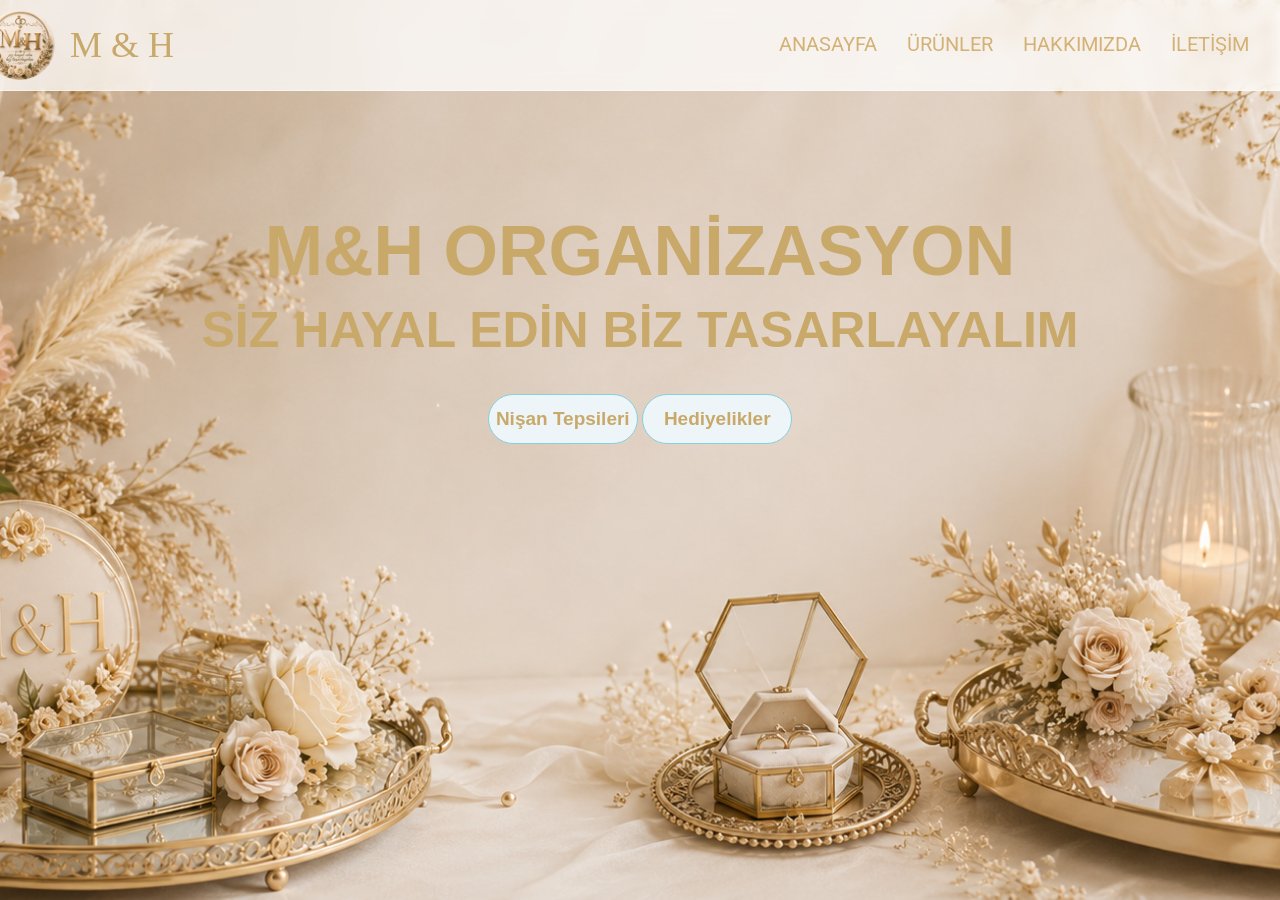
<file: index.html>
<!DOCTYPE html>
<html lang="en">
<html lang="tr">
<head>
    <meta charset="UTF-8">
    <meta name="viewport" content="width=device-width, initial-scale=1.0">

    <title>M&H Organizasyon | Nişan ve Söz Organizasyonu</title>

    <meta name="description" content="M&H Organizasyon - Nişan, söz ve özel günleriniz için şık ve özel tasarım ürünler.">

    <link rel="stylesheet" href="style.css">

    <script type="application/ld+json">
    {
        "@context": "https://schema.org",
        "@type": "WebSite",
        "name": "M&H Organizasyon",
        "alternateName": "MH Organizasyon",
        "url": "https://deniz-nisa2112.github.io/organizasyon-/"
    }
    </script>
</head>
<body>
    <div class="container">
        <div class="navbar">
            <div class="logo">
                <img src="logo.jpg.jpeg" alt="M&H logo">
                <a href="#">M & H</a>
            </div>
            <ul>
                <li>
                    <a href="index.html">ANASAYFA</a>
                     <a href="urunler.html">ÜRÜNLER</a>
                    <a href="hakkimizda.html">HAKKIMIZDA</a>
                    <a href="iletisim.html">İLETİŞİM</a>
                    </li>
            </ul>
        </div>
        <div class="center">
            <h1>M&H ORGANİZASYON</h1>
            <H2>SİZ HAYAL EDİN BİZ TASARLAYALIM</H2>
                    <div class="buttons">
    <a href="nisan-tepsileri.html">
        <button>Nişan Tepsileri</button>
    </a>

    <a href="hediyelikler.html">
        <button>Hediyelikler</button>
    </a>
</div>
    </div>
</body>
</html>
</file>
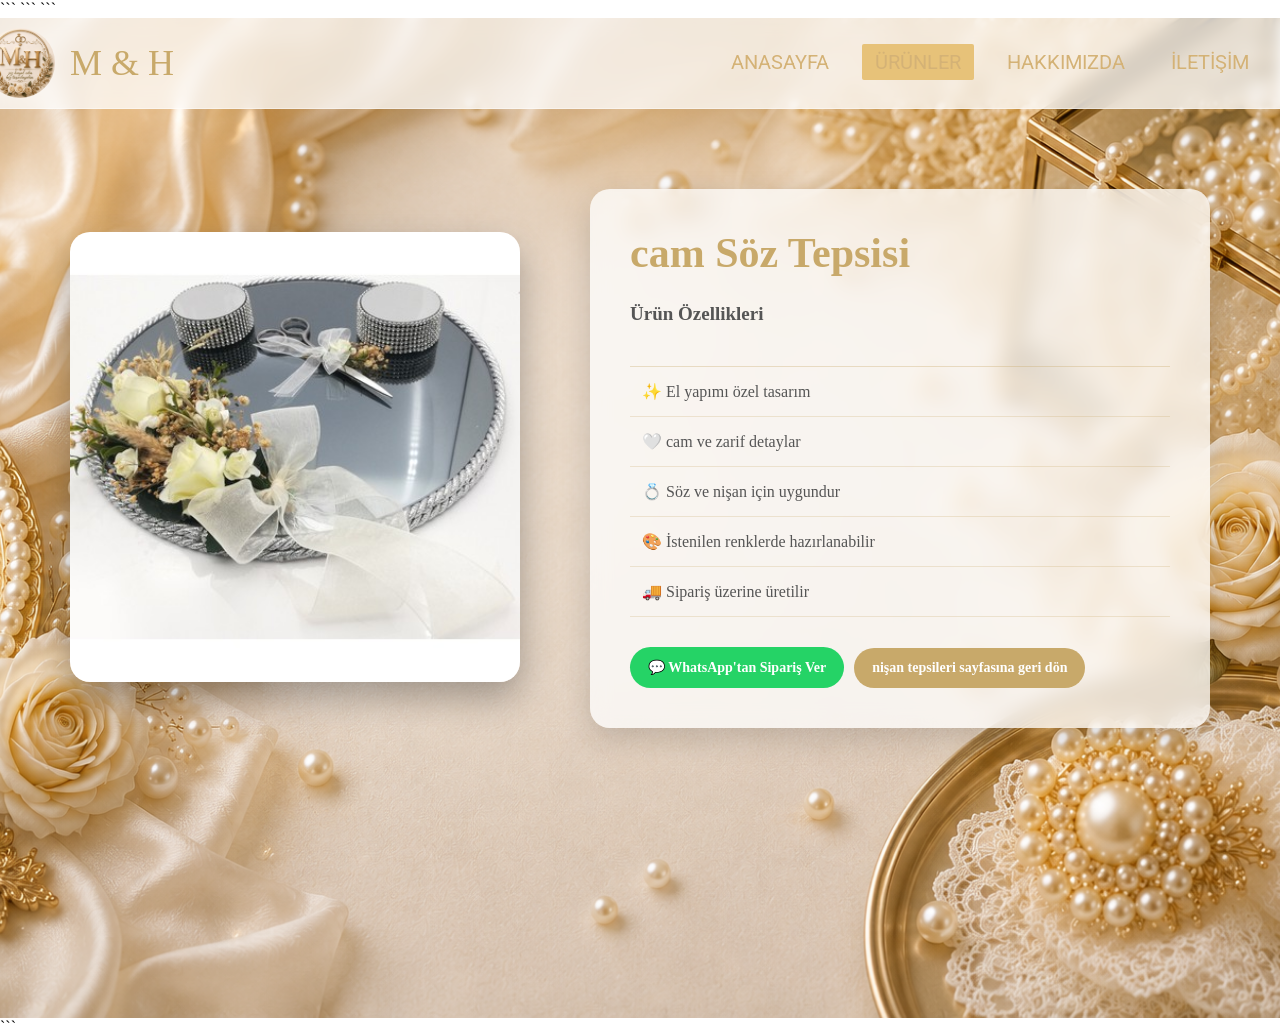
<file: cam-tepsi.html>
<!DOCTYPE html>

<html lang="tr">

<head>
    <meta charset="UTF-8">
    <meta name="viewport" content="width=device-width, initial-scale=1.0">

```
<title>cam Söz Tepsisi | M&H Organizasyon</title>

<link rel="stylesheet" href="style.css">
```

</head>

<body>

```
<div class="container urunler">

    <div class="navbar">

        <div class="logo">
            <img src="logo.jpg.jpeg" alt="M&H Logo">
            <a href="index.html">M & H</a>
        </div>

        <ul>
            <li><a href="index.html">ANASAYFA</a></li>
            <li><a href="urunler.html" class="active">ÜRÜNLER</a></li>
            <li><a href="hakkimizda.html">HAKKIMIZDA</a></li>
            <li><a href="iletisim.html">İLETİŞİM</a></li>
        </ul>

    </div>


    <div class="product-detail">

        <div class="product-image">

            <img src="cam-tepsi.jpg"
                 alt="cam Söz Tepsisi">

        </div>


        <div class="product-info">

            <h1>cam Söz Tepsisi</h1>

            <p>
                <strong>Ürün Özellikleri</strong>
            </p>


            <ul class="product-features">

                <li>✨ El yapımı özel tasarım</li>

                <li>🤍 cam ve zarif detaylar</li>

                <li>💍 Söz ve nişan için uygundur</li>

                <li>🎨 İstenilen renklerde hazırlanabilir</li>

                <li>🚚 Sipariş üzerine üretilir</li>

            </ul>

            <div class="product-buttons">

                 <a 
href="https://wa.me/905074590803?text=Merhaba%2C%20Cam%20Tepsi%20hakk%C4%B1nda%20bilgi%20almak%20ve%20sipari%C5%9F%20vermek%20istiyorum."
class="whatsapp-btn"
target="_blank">

💬 WhatsApp'tan Sipariş Ver

</a>


            <a href="nisan-tepsileri.html" class="back-btn">

                nişan tepsileri sayfasına geri dön

            </a>
            </div>
           

        </div>

    </div>

</div>
```

</body>

</html>
</file>
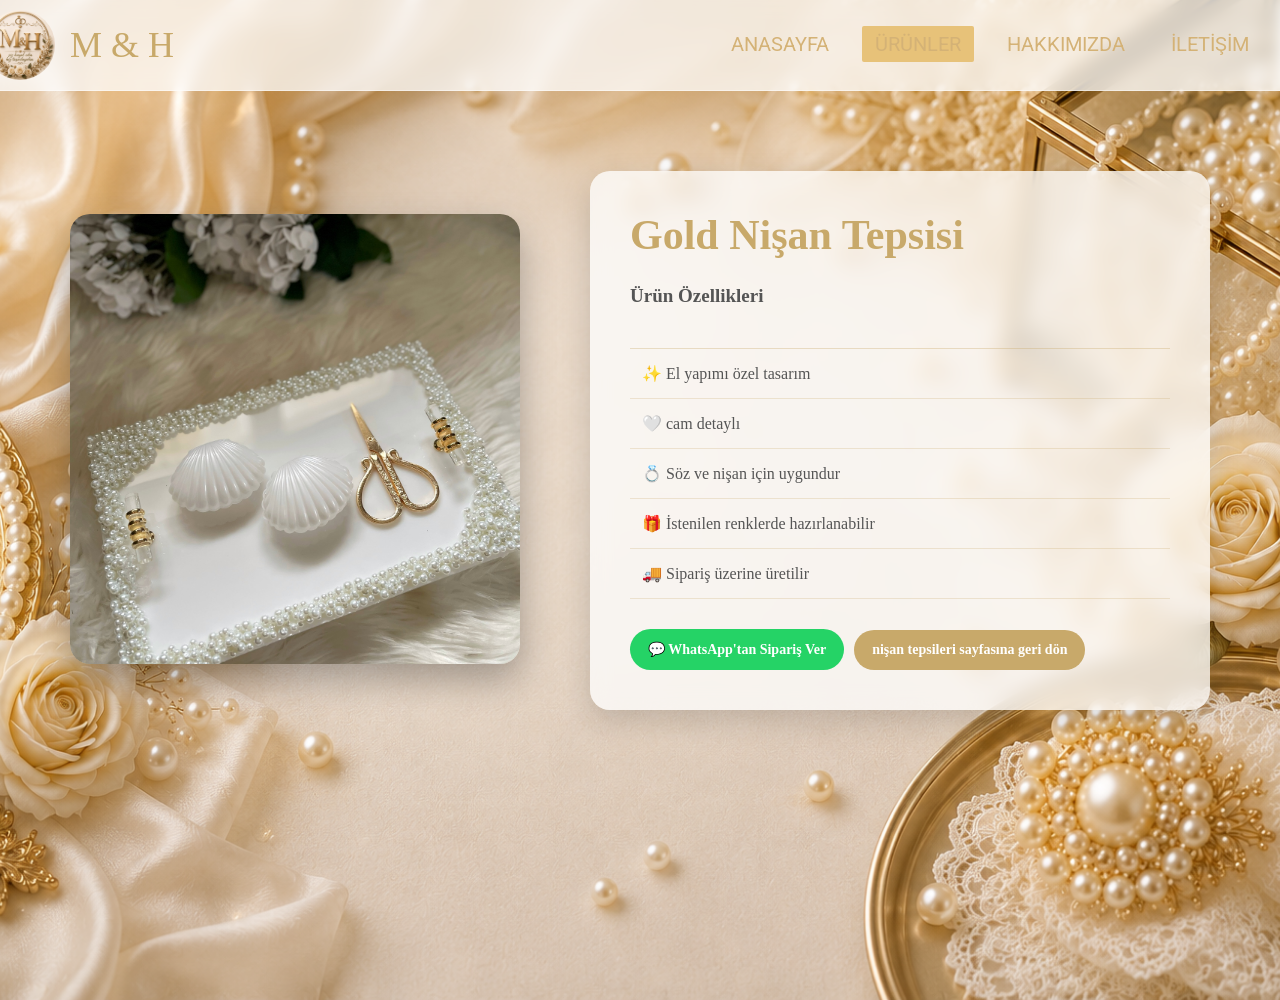
<file: gold-tepsi.html>
<!DOCTYPE html>
<html lang="tr">
<head>
    <meta charset="UTF-8">
    <meta name="viewport" content="width=device-width, initial-scale=1.0">
    <title>Gold Nişan Tepsisi | M&H Organizasyon</title>

    <link rel="stylesheet" href="style.css">
</head>
<body>

    <div class="container urunler">

        <div class="navbar">
            <div class="logo">
                <img src="logo.jpg.jpeg" alt="M&H Logo">
                <a href="index.html">M & H</a>
            </div>

            <ul>
                <li><a href="index.html">ANASAYFA</a></li>
                <li><a href="urunler.html" class="active">ÜRÜNLER</a></li>
                <li><a href="hakkimizda.html">HAKKIMIZDA</a></li>
                <li><a href="iletisim.html">İLETİŞİM</a></li>
            </ul>
        </div>

        <div class="product-detail">

            <div class="product-image">
                <img src="tepsi1.jpg" alt="Gold Nişan Tepsisi">
            </div>

            <div class="product-info">

                <h1>Gold Nişan Tepsisi</h1>
<p><strong>Ürün Özellikleri</strong></p>

<ul class="product-features">
    <li>✨ El yapımı özel tasarım</li>
    <li>🤍 cam detaylı</li>
    <li>💍 Söz ve nişan için uygundur</li>
    <li>🎁 İstenilen renklerde hazırlanabilir</li>
    <li>🚚 Sipariş üzerine üretilir</li>
</ul>
<div class="product-buttons">

    
<a 
href="https://wa.me/905074590803?text=Merhaba%2C%20Cam%20Tepsi%20hakk%C4%B1nda%20bilgi%20almak%20ve%20sipari%C5%9F%20vermek%20istiyorum."
class="whatsapp-btn"
target="_blank">

💬 WhatsApp'tan Sipariş Ver

</a>

                <a href="nisan-tepsileri.html" class="back-btn">
                    nişan tepsileri sayfasına geri dön
                </a>

</div>


            </div>

        </div>

    </div>

</body>
</html>
</file>
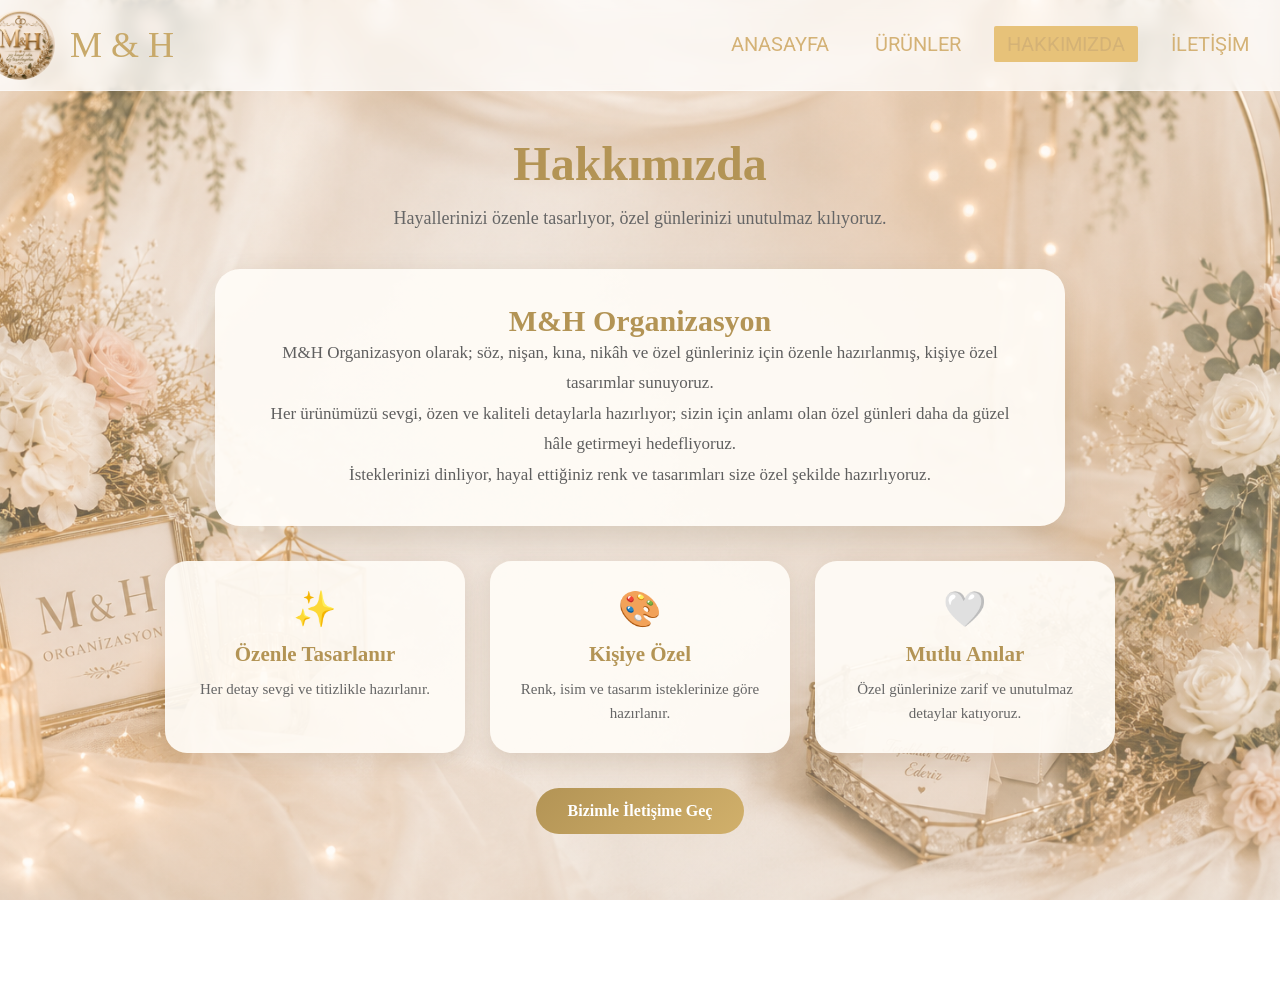
<file: hakkimizda.html>
<!DOCTYPE html>
<html lang="tr">

<head>

    <meta charset="UTF-8">

    <meta
        name="viewport"
        content="width=device-width, initial-scale=1.0"
    >

    <title>Hakkımızda | M&H Organizasyon</title>

    <link
        rel="stylesheet"
        href="style.css"
    >

</head>


<!-- HAKKIMIZDA SAYFASINA ÖZEL SINIF -->
<body class="hakkimizda-sayfasi">


    <div class="container urunler hakkimizda-container">


        <!-- MENÜ -->

        <div class="navbar">

            <div class="logo">

                <img
                    src="logo.jpg.jpeg"
                    alt="M&H Organizasyon Logo"
                >

                <a href="index.html">
                    M & H
                </a>

            </div>


            <ul>

                <li>

                    <a href="index.html">
                        ANASAYFA
                    </a>

                </li>


                <li>

                    <a href="urunler.html">
                        ÜRÜNLER
                    </a>

                </li>


                <li>

                    <a
                        href="hakkimizda.html"
                        class="active"
                    >

                        HAKKIMIZDA

                    </a>

                </li>


                <li>

                    <a href="iletisim.html">
                        İLETİŞİM
                    </a>

                </li>

            </ul>

        </div>


        <!-- HAKKIMIZDA İÇERİĞİ -->

        <main class="hakkimizda">


            <!-- BAŞLIK -->

            <div class="hakkimizda-baslik">

                <h1>
                    Hakkımızda
                </h1>

                <p>
                    Hayallerinizi özenle tasarlıyor,
                    özel günlerinizi unutulmaz kılıyoruz.
                </p>

            </div>


            <!-- M&H ORGANİZASYON YAZI KARTI -->

            <section class="hakkimizda-kart">


                <h2>
                    M&H Organizasyon
                </h2>


                <p>

                    M&H Organizasyon olarak;
                    söz, nişan, kına, nikâh ve özel günleriniz
                    için özenle hazırlanmış,
                    kişiye özel tasarımlar sunuyoruz.

                </p>


                <p>

                    Her ürünümüzü sevgi, özen ve
                    kaliteli detaylarla hazırlıyor;
                    sizin için anlamı olan özel günleri
                    daha da güzel hâle getirmeyi hedefliyoruz.

                </p>


                <p>

                    İsteklerinizi dinliyor,
                    hayal ettiğiniz renk ve tasarımları
                    size özel şekilde hazırlıyoruz.

                </p>


            </section>


            <!-- ÖZELLİK KUTULARI -->

            <section class="hakkimizda-ozellikler">


                <!-- 1. KUTU -->

                <div class="hakkimizda-ozellik">

                    <span>
                        ✨
                    </span>

                    <h3>
                        Özenle Tasarlanır
                    </h3>

                    <p>

                        Her detay sevgi ve
                        titizlikle hazırlanır.

                    </p>

                </div>


                <!-- 2. KUTU -->

                <div class="hakkimizda-ozellik">

                    <span>
                        🎨
                    </span>

                    <h3>
                        Kişiye Özel
                    </h3>

                    <p>

                        Renk, isim ve tasarım
                        isteklerinize göre hazırlanır.

                    </p>

                </div>


                <!-- 3. KUTU -->

                <div class="hakkimizda-ozellik">

                    <span>
                        🤍
                    </span>

                    <h3>
                        Mutlu Anılar
                    </h3>

                    <p>

                        Özel günlerinize zarif
                        ve unutulmaz detaylar katıyoruz.

                    </p>

                </div>


            </section>


            <!-- İLETİŞİM BUTONU -->

            <div class="hakkimizda-buton">

                <a href="iletisim.html">

                    Bizimle İletişime Geç

                </a>

            </div>


        </main>


    </div>


</body>

</html>
</file>
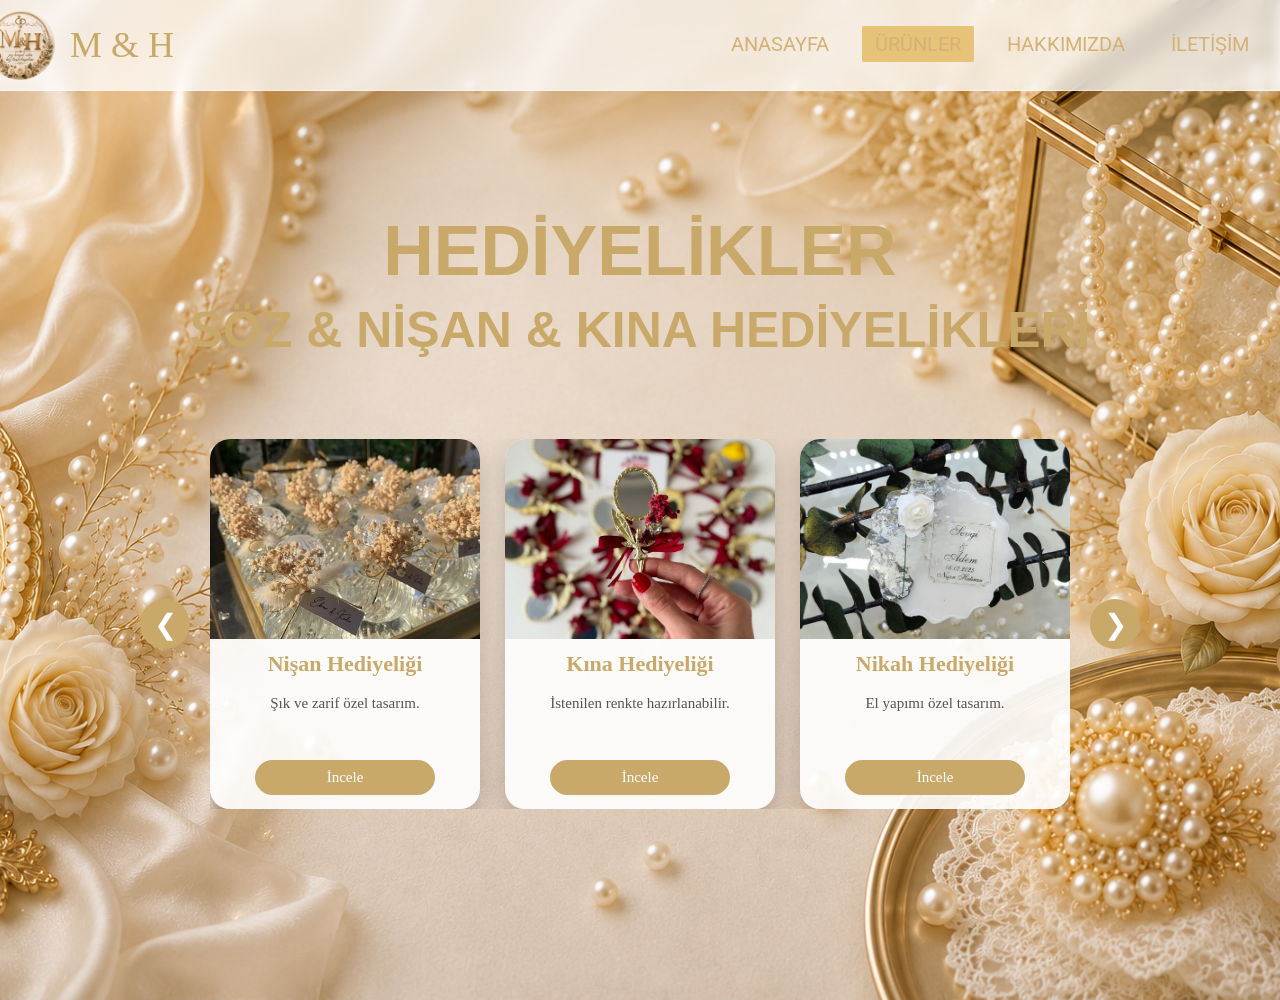
<file: hediyelikler.html>
<!DOCTYPE html>
<html lang="tr">

<head>
    <meta charset="UTF-8">
    <meta name="viewport" content="width=device-width, initial-scale=1.0">

    <title>Hediyelikler | M&H Organizasyon</title>

    <link rel="stylesheet" href="style.css">
</head>

<body>

    <div class="container urunler">

        <!-- MENÜ -->
        <div class="navbar">

            <div class="logo">
                <img src="logo.jpg.jpeg" alt="M&H Logo">

                <a href="index.html">M & H</a>
            </div>

            <ul>
                <li>
                    <a href="index.html">ANASAYFA</a>
                </li>

                <li>
                    <a href="urunler.html" class="active">ÜRÜNLER</a>
                </li>

                <li>
                    <a href="hakkimizda.html">HAKKIMIZDA</a>
                </li>

                <li>
                    <a href="iletisim.html">İLETİŞİM</a>
                </li>
            </ul>

        </div>


        <!-- SAYFA BAŞLIĞI -->
        <div class="center">

            <h1>HEDİYELİKLER</h1>

            <h2>
                SÖZ & NİŞAN & KINA HEDİYELİKLERİ
            </h2>

        </div>


        <!-- HEDİYELİK ÜRÜNLER -->
        <section class="products">

            <button class="slider-btn prev">
                &#10094;
            </button>


            <div class="product-slider">


                <!-- 1. HEDİYELİK -->
                <div class="product-card">

                    <img
                        src="nisan-susu.jpg"
                        alt="nişan hediyeliği"
                    >

                    <h3>Nişan Hediyeliği</h3>

                    <p>
                        Şık ve zarif özel tasarım.
                    </p>
                   <a href="nisan-hediyeligi.html">
                   İncele
                   </a>
                </div>


                <!-- 2. HEDİYELİK -->
                <div class="product-card">

                    <img
                        src="kına-susu.jpg"
                        alt="Kına Hediyeliği"
                    >

                    <h3>Kına Hediyeliği</h3>

                    <p>
                        İstenilen renkte hazırlanabilir.
                    </p>
                    <a href="kina-hediyelik.html">
                  İncele
                      </a>

                    
                </div>
                


                <!-- 3. HEDİYELİK -->
                <div class="product-card">

                    <img
                        src="nikah-hediyesi.jpg"
                        alt="Nikah hediyeliği"
                    >

                    <h3>Nikah Hediyeliği</h3>

                    <p>
                        El yapımı özel tasarım.
                    </p>
                 <a href="nikah-hediyeleri.html">
                 İncele
                </a>

                </div>


            </div>


            <button class="slider-btn next">
                &#10095;
            </button>

        </section>

    </div>


    <script src="script.js"></script>

</body>

</html>
</file>
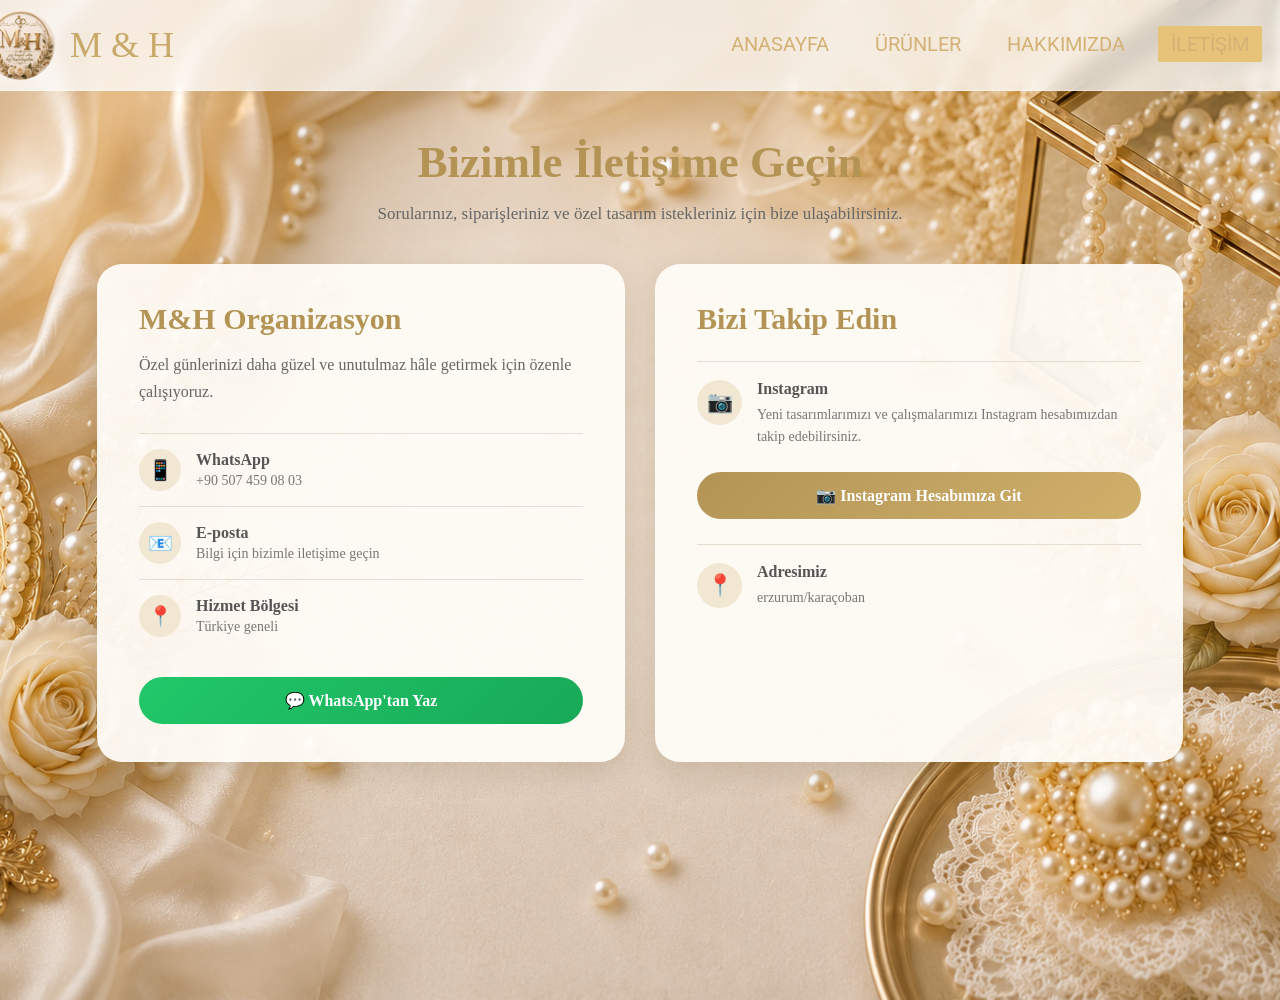
<file: iletisim.html>
<!DOCTYPE html>
<html lang="tr">

<head>

    <meta charset="UTF-8">

    <meta
        name="viewport"
        content="width=device-width, initial-scale=1.0"
    >

    <title>İletişim | M&H Organizasyon</title>
    <link rel="icon" type="image/jpeg" href="logo.jpg.jpeg">

    <link
        rel="stylesheet"
        href="style.css"
    >

</head>


<body class="iletisim-sayfasi">


    <div class="container urunler iletisim-container">


        <!-- MENÜ -->

        <div class="navbar">

            <div class="logo">

                <img
                    src="logo.jpg.jpeg"
                    alt="M&H Organizasyon Logo"
                >

                <a href="index.html">
                    M & H
                </a>

            </div>


            <ul>

                <li>

                    <a href="index.html">
                        ANASAYFA
                    </a>

                </li>


                <li>

                    <a href="urunler.html">
                        ÜRÜNLER
                    </a>

                </li>


                <li>

                    <a href="hakkimizda.html">
                        HAKKIMIZDA
                    </a>

                </li>


                <li>

                    <a
                        href="iletisim.html"
                        class="active"
                    >

                        İLETİŞİM

                    </a>

                </li>

            </ul>

        </div>


        <!-- İLETİŞİM BAŞLIĞI -->

        <main class="iletisim">


            <div class="iletisim-baslik">

                <h1>
                    Bizimle İletişime Geçin
                </h1>

                <p>
                    Sorularınız, siparişleriniz ve
                    özel tasarım istekleriniz için
                    bize ulaşabilirsiniz.
                </p>

            </div>


            <!-- İLETİŞİM KARTLARI -->

            <section class="iletisim-alani">


                <!-- SOL TARAF -->

                <div class="iletisim-bilgileri">


                    <h2>
                        M&H Organizasyon
                    </h2>


                    <p class="iletisim-aciklama">

                        Özel günlerinizi daha güzel ve
                        unutulmaz hâle getirmek için
                        özenle çalışıyoruz.

                    </p>


                    <div class="iletisim-satir">

                        <span>
                            📱
                        </span>

                        <div>

                            <strong>
                                WhatsApp
                            </strong>

                            <p>
                                +90 507 459 08 03
                            </p>

                        </div>

                    </div>


                    <div class="iletisim-satir">

                        <span>
                            📧
                        </span>

                        <div>

                            <strong>
                                E-posta
                            </strong>

                            <p>
                                Bilgi için bizimle iletişime geçin
                            </p>

                        </div>

                    </div>


                    <div class="iletisim-satir">

                        <span>
                            📍
                        </span>

                        <div>

                            <strong>
                                Hizmet Bölgesi
                            </strong>

                            <p>
                                Türkiye geneli
                            </p>

                        </div>

                    </div>


                    <!-- WHATSAPP -->

                    <a
                        href="https://wa.me/905074590803?text=Merhaba%2C%20M%26H%20Organizasyon%20hakk%C4%B1nda%20bilgi%20almak%20istiyorum."

                        class="iletisim-whatsapp"

                        target="_blank"
                    >

                        💬 WhatsApp'tan Yaz

                    </a>


                </div>
                <!-- SAĞ TARAF: SOSYAL MEDYA VE ADRES -->

<div class="iletisim-form-kart">

    <h2>
        Bizi Takip Edin
    </h2>


    <!-- INSTAGRAM -->

    <div class="sosyal-bilgi">

        <span>
            📷
        </span>

        <div>

            <strong>
                Instagram
            </strong>

            <p>
                Yeni tasarımlarımızı ve çalışmalarımızı
                Instagram hesabımızdan takip edebilirsiniz.
            </p>

        </div>

    </div>


    <a
        href="INSTAGRAM_LİNKİNİ_BURAYA_YAZ"
        class="instagram-btn"
        target="_blank"
    >

        📷 Instagram Hesabımıza Git

    </a>


    <!-- ADRES -->

    <div class="sosyal-bilgi adres-bilgisi">

        <span>
            📍
        </span>

        <div>

            <strong>
                Adresimiz
            </strong>

            <p>
                erzurum/karaçoban 
            </p>

        </div>

    </div>

</div>



            </section>


        </main>


    </div>


</body>

</html>
</file>
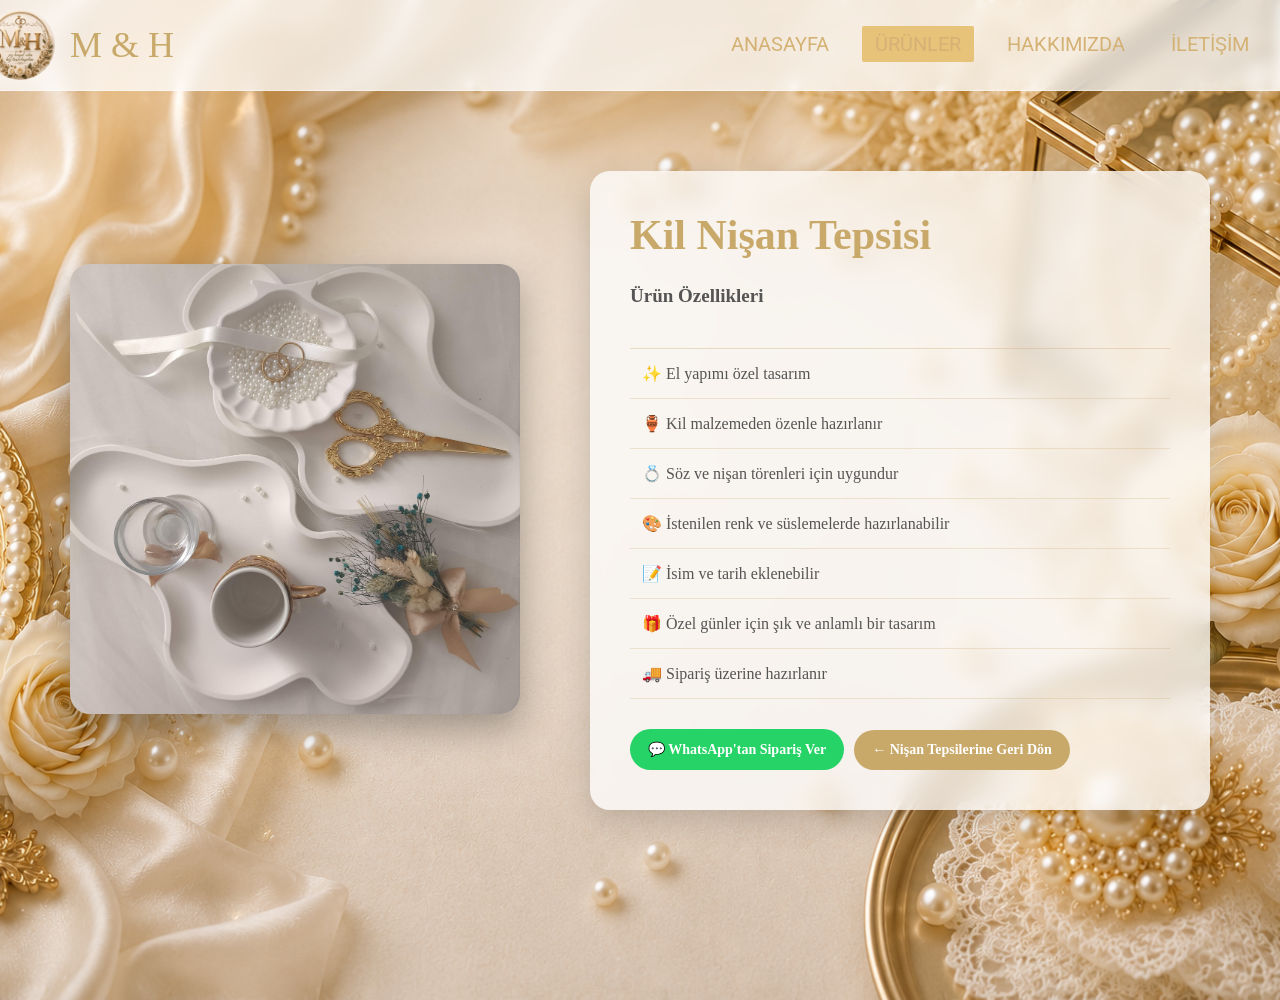
<file: kil-tepsi.html>
<!DOCTYPE html>
<html lang="tr">

<head>
    <meta charset="UTF-8">
    <meta name="viewport" content="width=device-width, initial-scale=1.0">

    <title>Kil Nişan Tepsisi | M&H Organizasyon</title>

    <link rel="stylesheet" href="style.css">
</head>

<body>

    <div class="container urunler">

        <!-- MENÜ -->
        <div class="navbar">

            <div class="logo">
                <img src="logo.jpg.jpeg" alt="M&H Logo">

                <a href="index.html">M & H</a>
            </div>

            <ul>
                <li>
                    <a href="index.html">ANASAYFA</a>
                </li>

                <li>
                    <a href="urunler.html" class="active">ÜRÜNLER</a>
                </li>

                <li>
                    <a href="hakkimizda.html">HAKKIMIZDA</a>
                </li>

                <li>
                    <a href="iletisim.html">İLETİŞİM</a>
                </li>
            </ul>

        </div>


        <!-- ÜRÜN DETAYI -->
        <div class="product-detail">

            <!-- ÜRÜN FOTOĞRAFI -->
            <div class="product-image">

                <img
                    src="kil-tepsi.jpg"
                    alt="Kil Nişan Tepsisi"
                >

            </div>


            <!-- ÜRÜN BİLGİLERİ -->
            <div class="product-info">

                <h1>Kil Nişan Tepsisi</h1>

                <p>
                    <strong>Ürün Özellikleri</strong>
                </p>


                <ul class="product-features">

                    <li>✨ El yapımı özel tasarım</li>

                    <li>🏺 Kil malzemeden özenle hazırlanır</li>

                    <li>💍 Söz ve nişan törenleri için uygundur</li>

                    <li>🎨 İstenilen renk ve süslemelerde hazırlanabilir</li>

                    <li>📝 İsim ve tarih eklenebilir</li>

                    <li>🎁 Özel günler için şık ve anlamlı bir tasarım</li>

                    <li>🚚 Sipariş üzerine hazırlanır</li>

                </ul>


                <!-- WHATSAPP VE GERİ DÖN BUTONLARI -->
                <div class="product-buttons">

                    <a
                        href="https://wa.me/905074590803?text=Merhaba%2C%20Kil%20Ni%C5%9Fan%20Tepsisi%20hakk%C4%B1nda%20bilgi%20almak%20ve%20sipari%C5%9F%20vermek%20istiyorum."
                        class="whatsapp-btn"
                        target="_blank"
                    >
                        💬 WhatsApp'tan Sipariş Ver
                    </a>


                    <a
                        href="nisan-tepsileri.html"
                        class="back-btn"
                    >
                        ← Nişan Tepsilerine Geri Dön
                    </a>

                </div>

            </div>

        </div>

    </div>

</body>

</html>
</file>
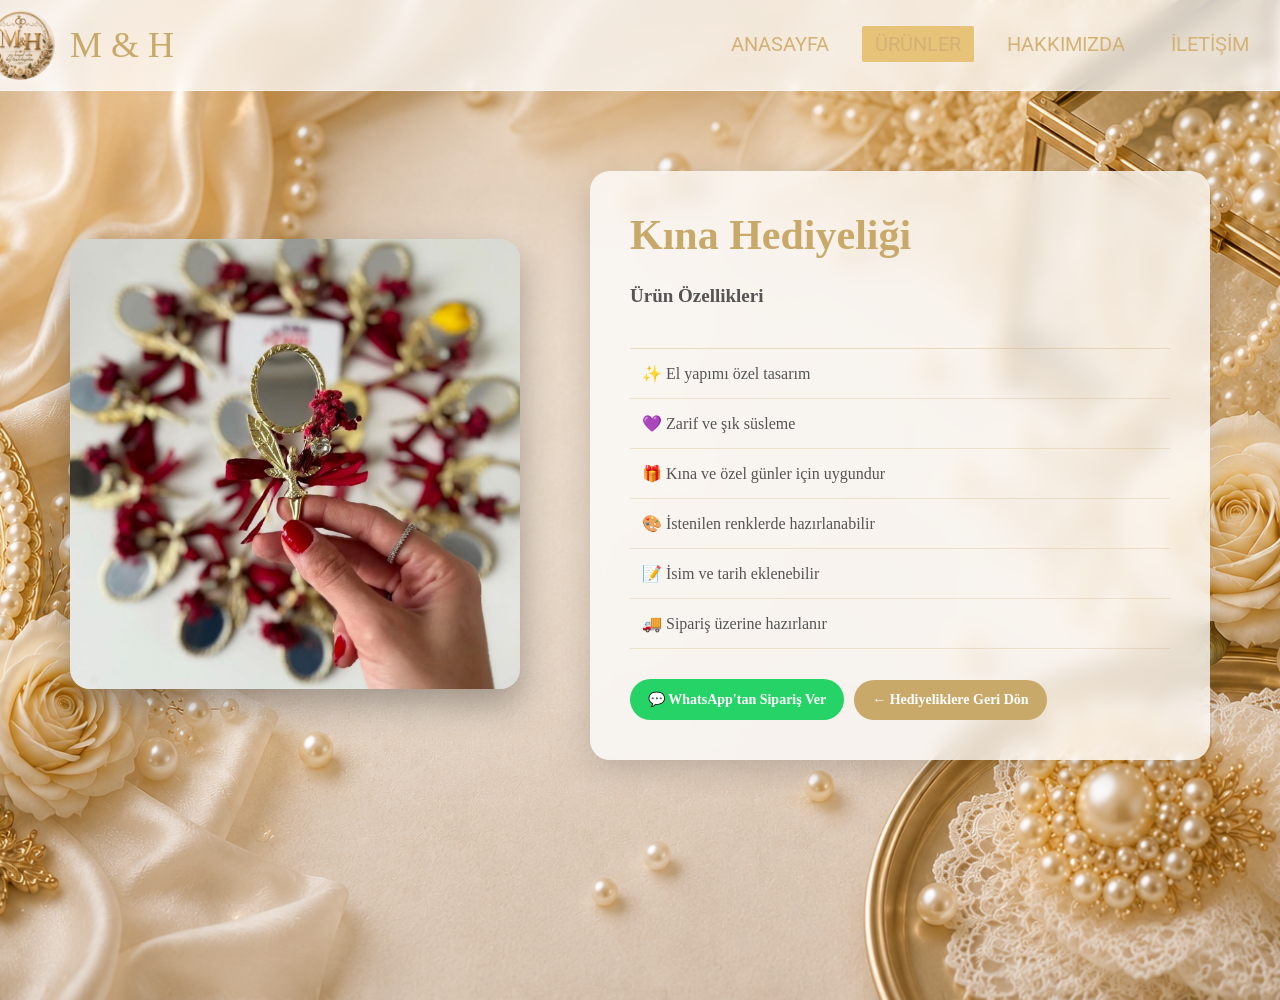
<file: kina-hediyelik.html>
<!DOCTYPE html>
<html lang="tr">

<head>
    <meta charset="UTF-8">
    <meta name="viewport" content="width=device-width, initial-scale=1.0">

    <title>Kına Hediyeliği | M&H Organizasyon</title>

    <link rel="stylesheet" href="style.css">
</head>


<body>

    <div class="container urunler">

        <!-- MENÜ -->

        <div class="navbar">

            <div class="logo">

                <img
                    src="logo.jpg.jpeg"
                    alt="M&H Logo"
                >

                <a href="index.html">
                    M & H
                </a>

            </div>


            <ul>

                <li>
                    <a href="index.html">
                        ANASAYFA
                    </a>
                </li>

                <li>
                    <a
                        href="urunler.html"
                        class="active"
                    >
                        ÜRÜNLER
                    </a>
                </li>

                <li>
                    <a href="hakkimizda.html">
                        HAKKIMIZDA
                    </a>
                </li>

                <li>
                    <a href="iletisim.html">
                        İLETİŞİM
                    </a>
                </li>

            </ul>

        </div>


        <!-- KINA HEDİYELİĞİ DETAYLARI -->

        <div class="product-detail">


            <!-- SOL TARAF: ÜRÜN FOTOĞRAFI -->

            <div class="product-image">

                <img
                    src="kına-susu.jpg"
                    alt="Kına Hediyeliği"
                >

            </div>


            <!-- SAĞ TARAF: ÜRÜN BİLGİLERİ -->

            <div class="product-info">


                <h1>
                    Kına Hediyeliği
                </h1>


                <p>
                    <strong>
                        Ürün Özellikleri
                    </strong>
                </p>


                <ul class="product-features">

                    <li>
                        ✨ El yapımı özel tasarım
                    </li>

                    <li>
                        💜 Zarif ve şık süsleme
                    </li>

                    <li>
                        🎁 Kına ve özel günler için uygundur
                    </li>

                    <li>
                        🎨 İstenilen renklerde hazırlanabilir
                    </li>

                    <li>
                        📝 İsim ve tarih eklenebilir
                    </li>

                    <li>
                        🚚 Sipariş üzerine hazırlanır
                    </li>

                </ul>


                <!-- ALTTAKİ BUTONLAR -->

                <div class="product-buttons">


                    <!-- WHATSAPP SİPARİŞ BUTONU -->

                    <a
                        href="https://wa.me/905074590803?text=Merhaba%2C%20K%C4%B1na%20Hediyeli%C4%9Fi%20hakk%C4%B1nda%20bilgi%20almak%20ve%20sipari%C5%9F%20vermek%20istiyorum."

                        class="whatsapp-btn"

                        target="_blank"
                    >

                        💬 WhatsApp'tan Sipariş Ver

                    </a>


                    <!-- HEDİYELİKLERE GERİ DÖN -->

                    <a
                        href="hediyelikler.html"

                        class="back-btn"
                    >

                        ← Hediyeliklere Geri Dön

                    </a>


                </div>


            </div>


        </div>


    </div>

</body>

</html>
</file>
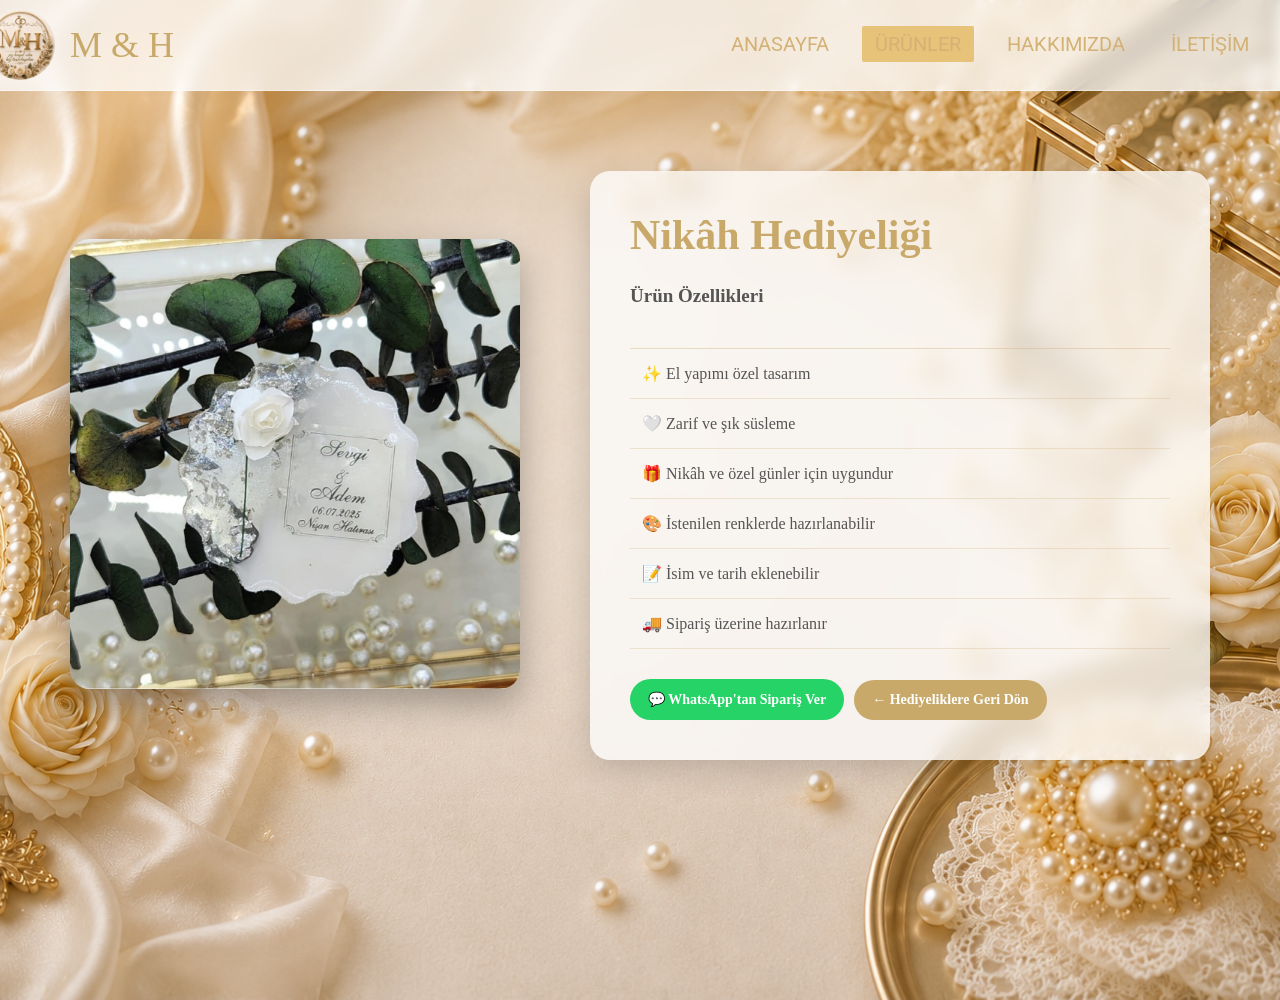
<file: nikah-hediyeleri.html>
<!DOCTYPE html>
<html lang="tr">

<head>
    <meta charset="UTF-8">
    <meta name="viewport" content="width=device-width, initial-scale=1.0">

    <title>Nikâh Hediyeliği | M&H Organizasyon</title>

    <link rel="stylesheet" href="style.css">
</head>


<body>

    <div class="container urunler">

        <!-- MENÜ -->

        <div class="navbar">

            <div class="logo">

                <img
                    src="logo.jpg.jpeg"
                    alt="M&H Logo"
                >

                <a href="index.html">
                    M & H
                </a>

            </div>


            <ul>

                <li>
                    <a href="index.html">
                        ANASAYFA
                    </a>
                </li>

                <li>
                    <a
                        href="urunler.html"
                        class="active"
                    >
                        ÜRÜNLER
                    </a>
                </li>

                <li>
                    <a href="hakkimizda.html">
                        HAKKIMIZDA
                    </a>
                </li>

                <li>
                    <a href="iletisim.html">
                        İLETİŞİM
                    </a>
                </li>

            </ul>

        </div>


        <!-- NİKÂH HEDİYELİĞİ DETAYLARI -->

        <div class="product-detail">


            <!-- SOL TARAF: ÜRÜN FOTOĞRAFI -->

            <div class="product-image">

                <img
                    src="nikah-hediyesi.jpg"
                    alt="Nikâh Hediyeliği"
                >

            </div>


            <!-- SAĞ TARAF: ÜRÜN BİLGİLERİ -->

            <div class="product-info">


                <h1>
                    Nikâh Hediyeliği
                </h1>


                <p>
                    <strong>
                        Ürün Özellikleri
                    </strong>
                </p>


                <ul class="product-features">

                    <li>
                        ✨ El yapımı özel tasarım
                    </li>

                    <li>
                        🤍 Zarif ve şık süsleme
                    </li>

                    <li>
                        🎁 Nikâh ve özel günler için uygundur
                    </li>

                    <li>
                        🎨 İstenilen renklerde hazırlanabilir
                    </li>

                    <li>
                        📝 İsim ve tarih eklenebilir
                    </li>

                    <li>
                        🚚 Sipariş üzerine hazırlanır
                    </li>

                </ul>


                <!-- ALTTAKİ BUTONLAR -->

                <div class="product-buttons">


                    <!-- WHATSAPP SİPARİŞ BUTONU -->

                    <a
                        href="https://wa.me/905074590803?text=Merhaba%2C%20Nik%C3%A2h%20Hediyeli%C4%9Fi%20hakk%C4%B1nda%20bilgi%20almak%20ve%20sipari%C5%9F%20vermek%20istiyorum."

                        class="whatsapp-btn"

                        target="_blank"
                    >

                        💬 WhatsApp'tan Sipariş Ver

                    </a>


                    <!-- HEDİYELİKLERE GERİ DÖN -->

                    <a
                        href="hediyelikler.html"

                        class="back-btn"
                    >

                        ← Hediyeliklere Geri Dön

                    </a>


                </div>


            </div>


        </div>


    </div>

</body>

</html>
</file>
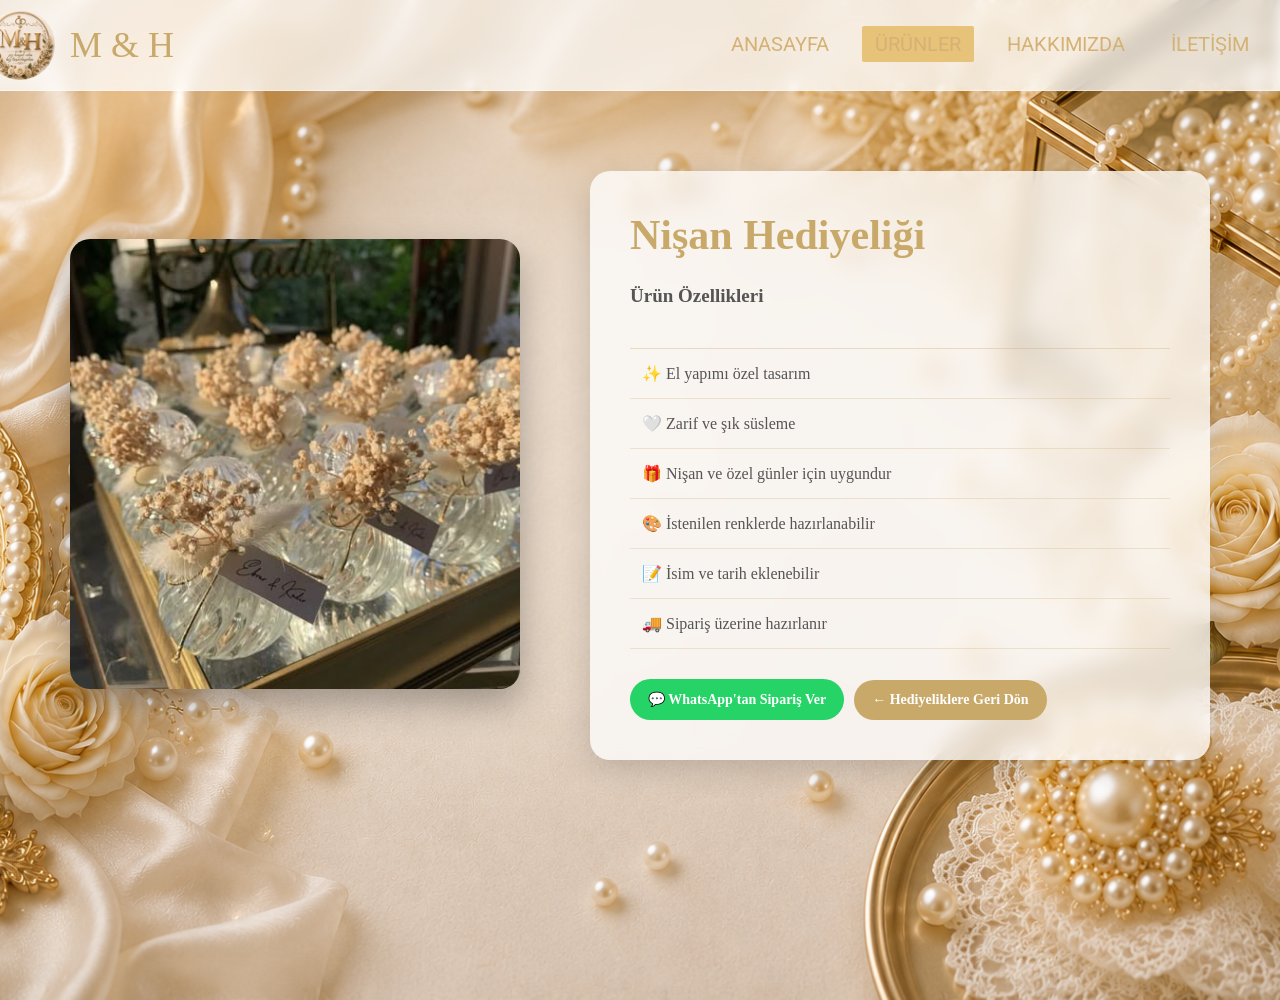
<file: nisan-hediyeligi.html>
<!DOCTYPE html>
<html lang="tr">

<head>
    <meta charset="UTF-8">
    <meta name="viewport" content="width=device-width, initial-scale=1.0">

    <title>Nişan Hediyeliği | M&H Organizasyon</title>

    <link rel="stylesheet" href="style.css">
</head>

<body>

    <div class="container urunler">

        <!-- MENÜ -->
        <div class="navbar">

            <div class="logo">
                <img src="logo.jpg.jpeg" alt="M&H Logo">

                <a href="index.html">M & H</a>
            </div>

            <ul>
                <li><a href="index.html">ANASAYFA</a></li>

                <li><a href="urunler.html" class="active">ÜRÜNLER</a></li>

                <li><a href="hakkimizda.html">HAKKIMIZDA</a></li>

                <li><a href="iletisim.html">İLETİŞİM</a></li>
            </ul>

        </div>


        <!-- ÜRÜN DETAYLARI -->
        <div class="product-detail">

            <!-- ÜRÜN FOTOĞRAFI -->
            <div class="product-image">

                <img
                    src="nisan-susu.jpg"
                    alt="Nişan Hediyeliği"
                >

            </div>


            <!-- ÜRÜN BİLGİLERİ -->
            <div class="product-info">

                <h1>Nişan Hediyeliği</h1>

                <p>
                    <strong>Ürün Özellikleri</strong>
                </p>


                <ul class="product-features">

                    <li>✨ El yapımı özel tasarım</li>

                    <li>🤍 Zarif ve şık süsleme</li>

                    <li>🎁 Nişan ve özel günler için uygundur</li>

                    <li>🎨 İstenilen renklerde hazırlanabilir</li>

                    <li>📝 İsim ve tarih eklenebilir</li>

                    <li>🚚 Sipariş üzerine hazırlanır</li>

                </ul>


                <!-- WHATSAPP SİPARİŞ BUTONU -->
               <div class="product-buttons">
               <a
                    href="https://wa.me/905074590803?text=Merhaba%2C%20Ni%C5%9Fan%20Hediyeli%C4%9Fi%20hakk%C4%B1nda%20bilgi%20almak%20ve%20sipari%C5%9F%20vermek%20istiyorum."
                    class="whatsapp-btn"
                    target="_blank"
                >

                    💬 WhatsApp'tan Sipariş Ver

                </a>


                <!-- GERİ DÖN BUTONU -->

                <a
                    href="hediyelikler.html"
                    class="back-btn"
                >

                    ← Hediyeliklere Geri Dön

                </a>
             </div>
                

            </div>

        </div>

    </div>

</body>

</html>
</file>
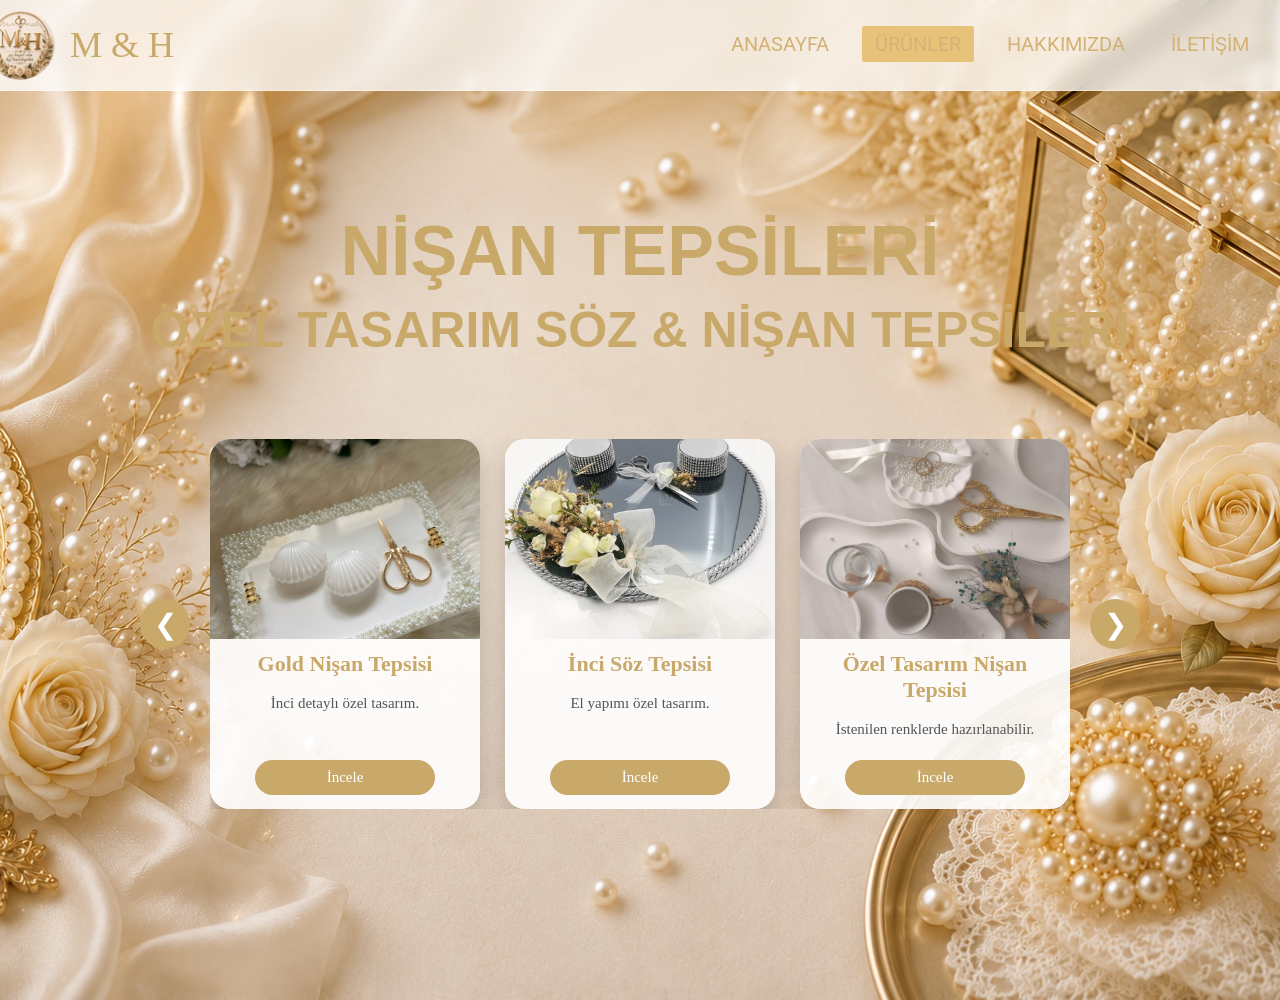
<file: nisan-tepsileri.html>
<!DOCTYPE html>
<html lang="tr">

<head>
    <meta charset="UTF-8">
    <meta name="viewport" content="width=device-width, initial-scale=1.0">

    <title>Nişan Tepsileri | M&H Organizasyon</title>

    <link rel="stylesheet" href="style.css">
</head>

<body>
    

    <div class="container urunler">

        <!-- MENÜ -->
        <div class="navbar">

            <div class="logo">
                <img src="logo.jpg.jpeg" alt="M&H Logo">

                <a href="index.html">M & H</a>
            </div>

            <ul>
                <li>
                    <a href="index.html">ANASAYFA</a>
                </li>

                <li>
                    <a href="urunler.html" class="active">ÜRÜNLER</a>
                </li>

                <li>
                    <a href="hakkimizda.html">HAKKIMIZDA</a>
                </li>

                <li>
                    <a href="iletisim.html">İLETİŞİM</a>
                </li>
            </ul>

        </div>


        <!-- SAYFA BAŞLIĞI -->
        <div class="center">

            <h1>NİŞAN TEPSİLERİ</h1>

            <h2>
                ÖZEL TASARIM SÖZ & NİŞAN TEPSİLERİ
            </h2>

        </div>


        <!-- NİŞAN TEPSİSİ ÜRÜNLERİ -->
        <section class="products">

            <button class="slider-btn prev">
                &#10094;
            </button>


            <div class="product-slider">


                <!-- 1. ÜRÜN: GOLD NİŞAN TEPSİSİ -->
                <div class="product-card">

                    <img
                        src="tepsi1.jpg"
                        alt="Gold Nişan Tepsisi"
                    >

                    <h3>Gold Nişan Tepsisi</h3>

                    <p>
                        İnci detaylı özel tasarım.
                    </p>

                    <a href="gold-tepsi.html">
                        İncele
                    </a>

                </div>


                <!-- 2. ÜRÜN: İNCİ SÖZ TEPSİSİ -->
                <div class="product-card">

                    <img
                        src="cam-tepsi.jpg"
                        alt="İnci Söz Tepsisi"
                    >

                    <h3>İnci Söz Tepsisi</h3>

                    <p>
                        El yapımı özel tasarım.
                    </p>

                    <a href="cam-tepsi.html">
                        İncele
                    </a>

                </div>


                <!-- 3. ÜRÜN: ÖZEL TASARIM NİŞAN TEPSİSİ -->
                <div class="product-card">

                    <img
                        src="kil-tepsi.jpg"
                        alt="Özel Tasarım Nişan Tepsisi"
                    >

                    <h3>Özel Tasarım Nişan Tepsisi</h3>

                    <p>
                        İstenilen renklerde hazırlanabilir.
                    </p>

                    <a href="kil-tepsi.html">
                        İncele
                    </a>

                </div>


            </div>


            <button class="slider-btn next">
                &#10095;
            </button>

        </section>

    </div>


    <script src="script.js"></script>

</body>

</html>
</file>
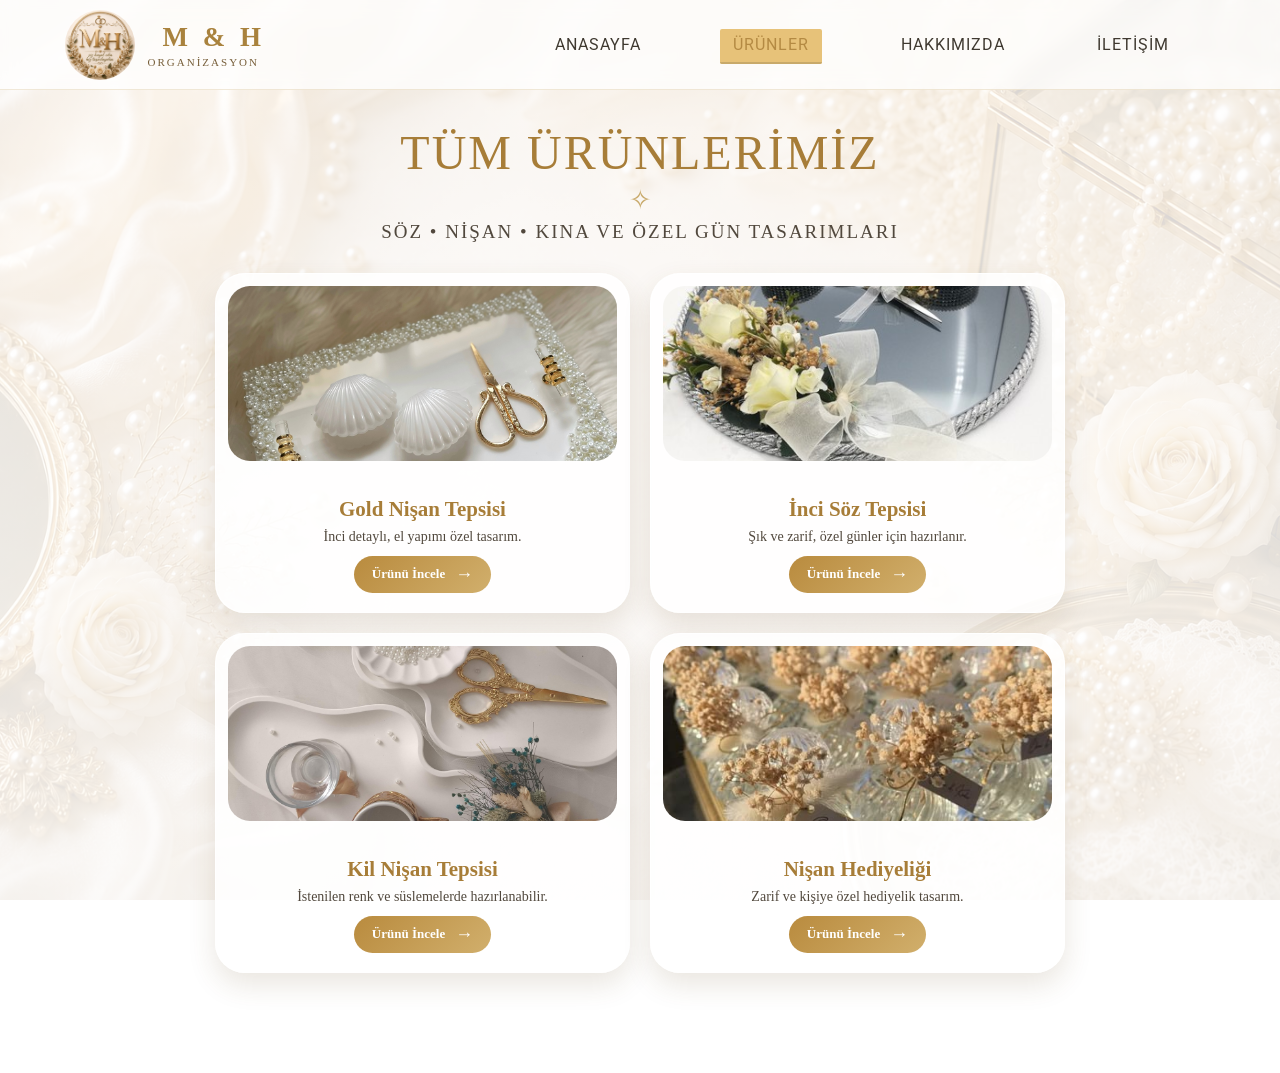
<file: urunler.html>
<!DOCTYPE html>
<html lang="tr">

<head>
    <meta charset="UTF-8">
    <meta name="viewport" content="width=device-width, initial-scale=1.0">

    <title>Ürünlerimiz | M&H Organizasyon</title>

    <link rel="stylesheet" href="style.css">
</head>

<body>

    <div class="products-page">

        <!-- MENÜ -->

        <nav class="navbar">

            <div class="logo">

                <img src="logo.jpg.jpeg" alt="M&H Organizasyon Logo">

                <div class="logo-text">

                    <a href="index.html">
                        M & H
                    </a>

                    <span>
                        ORGANİZASYON
                    </span>

                </div>

            </div>


            <ul>

                <li>
                    <a href="index.html">
                        ANASAYFA
                    </a>
                </li>

                <li>
                    <a href="urunler.html" class="active">
                        ÜRÜNLER
                    </a>
                </li>

                <li>
                    <a href="hakkimizda.html">
                        HAKKIMIZDA
                    </a>
                </li>

                <li>
                    <a href="iletisim.html">
                        İLETİŞİM
                    </a>
                </li>

            </ul>

        </nav>


        <!-- SAYFA BAŞLIĞI -->

        <header class="products-header">

            <h1>
                TÜM ÜRÜNLERİMİZ
            </h1>

            <div class="title-line">

                ✧

            </div>

            <h2>
                SÖZ • NİŞAN • KINA VE ÖZEL GÜN TASARIMLARI
            </h2>

        </header>


        <!-- TÜM ÜRÜNLER -->

        <main class="all-products">


            <!-- 1. ÜRÜN -->

            <article class="all-product-card">

                <div class="product-photo">

                    <img
                        src="tepsi1.jpg"
                        alt="Gold Nişan Tepsisi"
                    >

                </div>


                <div class="all-product-info">

                    <h3>
                        Gold Nişan Tepsisi
                    </h3>

                    <p>
                        İnci detaylı, el yapımı özel tasarım.
                    </p>

                    <a
                        href="gold-tepsi.html"
                        class="product-detail-btn"
                    >

                        Ürünü İncele

                        <span>
                            →
                        </span>

                    </a>

                </div>

            </article>


            <!-- 2. ÜRÜN -->

            <article class="all-product-card">

                <div class="product-photo">

                    <img
                        src="cam-tepsi.jpg"
                        alt="İnci Söz Tepsisi"
                    >

                </div>


                <div class="all-product-info">

                    <h3>
                        İnci Söz Tepsisi
                    </h3>

                    <p>
                        Şık ve zarif, özel günler için hazırlanır.
                    </p>

                    <a
                        href="cam-tepsi.html"
                        class="product-detail-btn"
                    >

                        Ürünü İncele

                        <span>
                            →
                        </span>

                    </a>

                </div>

            </article>


            <!-- 3. ÜRÜN -->

            <article class="all-product-card">

                <div class="product-photo">

                    <img
                        src="kil-tepsi.jpg"
                        alt="Kil Nişan Tepsisi"
                    >

                </div>


                <div class="all-product-info">

                    <h3>
                        Kil Nişan Tepsisi
                    </h3>

                    <p>
                        İstenilen renk ve süslemelerde hazırlanabilir.
                    </p>

                    <a
                        href="kil-tepsi.html"
                        class="product-detail-btn"
                    >

                        Ürünü İncele

                        <span>
                            →
                        </span>

                    </a>

                </div>

            </article>


            <!-- 4. ÜRÜN -->

            <article class="all-product-card">

                <div class="product-photo">

                    <img
                        src="nisan-susu.jpg"
                        alt="Nişan Hediyeliği"
                    >

                </div>


                <div class="all-product-info">

                    <h3>
                        Nişan Hediyeliği
                    </h3>

                    <p>
                        Zarif ve kişiye özel hediyelik tasarım.
                    </p>

                    <a
                        href="nisan-hediyeligi.html"
                        class="product-detail-btn"
                    >

                        Ürünü İncele

                        <span>
                            →
                        </span>

                    </a>

                </div>

            </article>


            <!--
            YENİ ÜRÜN EKLEMEK İSTEDİĞİNDE
            BİR ÜRÜN KARTINI KOPYALAYIP
            BURAYA YAPIŞTIRABİLİRSİN.
            -->

        </main>

    </div>

</body>

</html>
</file>
<file: style.css>
@import url('https://fonts.googleapis.com/css2?family=Roboto:ital,wght@0,100..900;1,100..900&display=swap');
*{
    margin: 0;
    padding: 0;
}

.container{
    background: url("image.jpg.png");
    height: 100vh;
    background-size: cover;
    background-position: center;
    background-repeat: no-repeat;
}


.navbar{
    width:100%;
    height:90px;

    display:flex;
    justify-content:space-between;
    align-items:center;

    padding:0 10px;

    background:rgba(255,255,255,0.35);

    backdrop-filter: blur(12px);
    -webkit-backdrop-filter: blur(12px);

    border-bottom:1px solid rgba(255,255,255,.4);
}



.navbar .logo{
 
    display: flex;
    align-items: center;
    margin-left: -25px;
   
} 
.navbar .logo img{
    width: 70px;
    height: 70px;
    border-radius: 50%;
    object-fit: cover;
}
.navbar .logo a{

    text-decoration: none;
    font-size: 36px;
    color:#C8A96A;
    margin-left:15px;

}

.navbar ul{
  
  float: right;
  margin-right: 20px;  

}
.navbar ul li{
    list-style:none;
    display: inline-block;
    margin: 0 8px;line-height: 80px;
}
.navbar ul li a{
    color:#d4b276;
    text-decoration: none;
    font-size: 20px;
    padding: 6px 13px;
    font-family: "Roboto", sans-serif;
    transition: .3s;
}

.navbar ul li a.active,
.navbar ul li a:hover{
    background: #e7c279;
    border-radius: 2px;
}
.container .center{
    text-align: center;
    padding-top: 120px;
    font-family: sans-serif;
    user-select: none;
}

.center h1{
    color: #C8A96A;
    font-size: 70px;
    font-weight: bold;
    text-align: center;
}

.center h2{
    color: #C8A96A;
    font-size: 50px;
    font-weight: bold;
    margin-top: 10px;
    text-align: center;
}

.products{
    display: flex;
    justify-content: center;
    margin-top: 60px;
}
.center .buttons{
    margin: 35px 280px;
}
.buttons button{
    height: 50px;
    width: 150px;
    font-size: 19px;
  font-weight: bold;
    color:#C8A96A;
    background:#edf5f8;
    border:solid 1px rgb(132, 208, 220);
    cursor:pointer;
    outline:none;
    border-radius:25px;
    transition:3s;
}

.buttons button:hover{
    background:#C8A96A;
}

.urunler{
    background: url("urunler.jpg.png");
    min-height: 100vh;
    padding-bottom: 100px;
    background-size: cover;
    background-position: center;
    background-repeat: no-repeat;
}


.buttons a{
    text-decoration: none;
}
.products{
    width: 90%;
    margin: 40px auto 80px;
    display: flex;
    justify-content: center;
    gap: 30px;
    flex-wrap: wrap;
}
.product-card{
    width: 320px;
    background: rgba(255,255,255,0.90);
    border-radius: 20px;
    overflow: hidden;
    box-shadow: 0 10px 25px rgba(0,0,0,0.20);
    transition: 0.3s;
    padding-bottom: 20px;
}

.product-card:hover{
    transform: translateY(-10px);
}

.product-card img{
    width: 100%;
    height: 250px;
    object-fit: cover;
}

.product-card h3{
    margin-top: 15px;
    text-align: center;
    color: #C8A96A;
    font-size: 24px;
}

.product-card p{
    text-align: center;
    color: #555;
    padding: 10px 20px;
}

.product-card a{
    display: block;
    width: 120px;
    margin: 20px auto 0;
    padding: 10px;
    text-align: center;
    background: #C8A96A;
    color: white;
    text-decoration: none;
    border-radius: 30px;
    transition: .3s;
}

.product-card a:hover{
    background: #b89454;
}

.products{
    width: 90%;
    margin: 80px auto;
    display: flex;
    align-items: center;
    justify-content: center;
    gap: 20px;
}

.product-slider{
    display: flex;
    gap: 30px;
    overflow-x: auto;
    scroll-behavior: smooth;
    scrollbar-width: none;
}

.product-slider::-webkit-scrollbar{
    display: none;
}

.slider-btn{
    width: 50px;
    height: 50px;
    border: none;
    border-radius: 50%;
    background: #C8A96A;
    color: white;
    font-size: 28px;
    cursor: pointer;
}

.product-card{
    min-width: 320px;
    flex-shrink: 0;
}

/* Ürün Detay Sayfası */
/* Ürün Detay Sayfası */

.product-detail{
    width: 90%;
    max-width: 1200px;
    margin: 80px auto;
    display: flex;
    justify-content: center;
    align-items: center;
    gap: 70px;
}
.product-image img{
    width: 450px;
    height: 450px;
    object-fit: cover;
    border-radius: 20px;
    box-shadow: 0 15px 35px rgba(0,0,0,.30);
}
.product-info{
    width: 100%;
    max-width: 620px;
    background: rgba(255,255,255,0.75);
    backdrop-filter: blur(10px);
    padding: 40px;
    border-radius: 20px;
    box-shadow: 0 10px 30px rgba(0,0,0,.15);
    box-sizing: border-box;
}
.product-info h1{
    color:#C8A96A;
    font-size:42px;
    margin-bottom:20px;
}

.product-info p{
    color:#555;
    font-size:19px;
    line-height:1.8;
    margin-bottom:35px;
}

.back-btn{
    display:inline-block;
    padding:14px 35px;
    background:#C8A96A;
    color:white;
    text-decoration:none;
    border-radius:30px;
    font-weight:bold;
    transition:.3s;
}

.back-btn:hover{
    background:#B08D57;
}


/* ÜRÜN ÖZELLİKLERİ */

.product-features{
    list-style: none;
    padding: 0;
    margin: 0 0 30px 0;

    border-top: 1px solid rgba(200, 169, 106, 0.35);
}

.product-features li{
    padding: 15px 12px;

    color: #555;
    font-size: 16px;

    border-bottom: 1px solid rgba(200, 169, 106, 0.25);

    transition: 0.3s;
}

.product-features li:hover{
    background: rgba(200, 169, 106, 0.10);

    padding-left: 20px;

    border-radius: 8px;
}


/* WHATSAPP SİPARİŞ BUTONU */

.whatsapp-btn {
    display: inline-block;
    padding: 14px 28px;
    margin-right: 12px;
    margin-bottom: 15px;

    background: #25D366;
    color: white;

    text-decoration: none;
    font-weight: bold;

    border-radius: 30px;

    transition: 0.3s;
}

.whatsapp-btn:hover {
    transform: translateY(-3px);

    box-shadow: 0 8px 20px rgba(37, 211, 102, 0.35);
}

.product-buttons {
    display: flex !important;
    flex-direction: row !important;
    align-items: center;
    gap: 15px;
    flex-wrap: nowrap;
}

.product-buttons a {
    margin: 0 !important;
    white-space: nowrap;
}

/* BUTONLARI KARTA SIĞDIR */

.product-buttons{
    display: flex !important;
    flex-direction: row !important;
    align-items: center;
    gap: 10px;
    flex-wrap: nowrap;
    width: 100%;
}

.product-buttons a{
    margin: 0 !important;
    padding: 12px 18px !important;
    font-size: 14px;
    white-space: nowrap;
    box-sizing: border-box;
}


/* ==================================
   TÜM ÜRÜNLER SAYFASI
================================== */

.products-page{
    min-height: 100vh;

    background-image:
    linear-gradient(
        rgba(255,255,255,0.82),
        rgba(255,255,255,0.88)
    ),
    url("urunler.jpg.png");

    background-size: cover;
    background-position: center;
    background-attachment: fixed;

    padding-bottom: 70px;

    box-sizing: border-box;
}


/* MENÜ */

.products-page .navbar{

    width: 100%;

    min-height: 90px;

    padding: 12px 7%;

    display: flex;

    align-items: center;

    justify-content: space-between;

    background:
    rgba(255,255,255,0.88);

    box-sizing: border-box;

    border-bottom:
    1px solid rgba(200,169,106,0.25);

}


.products-page .logo{

    display: flex;

    align-items: center;

    gap: 13px;

}


.products-page .logo img{

    width: 70px;

    height: 70px;

    object-fit: cover;

    border-radius: 50%;

}


.products-page .logo-text{

    display: flex;

    flex-direction: column;

}


.products-page .logo-text a{

    color: #A9823D;

    text-decoration: none;

    font-size: 27px;

    font-weight: bold;

    letter-spacing: 4px;

}


.products-page .logo-text span{

    color: #765D38;

    font-size: 11px;

    letter-spacing: 2px;

    margin-top: 3px;

}


.products-page .navbar ul{

    display: flex;

    align-items: center;

    gap: 50px;

    list-style: none;

    margin: 0;

    padding: 0;

}


.products-page .navbar ul a{

    color: #3F3930;

    text-decoration: none;

    font-size: 16px;

    letter-spacing: 1px;

    padding-bottom: 8px;

    transition: 0.3s;

}


.products-page .navbar ul a:hover{

    color: #B48A43;

}


.products-page .navbar ul a.active{

    color: #B48A43;

    border-bottom:
    2px solid #C8A96A;

}


/* BAŞLIK */

.products-header{

    width: 90%;

    max-width: 1100px;

    margin: 35px auto 25px;

    text-align: center;

}


.products-header h1{

    color: #A77D38;

    font-size: 48px;

    font-weight: 500;

    letter-spacing: 2px;

    margin: 0;

}


.title-line{

    color: #C8A96A;

    font-size: 27px;

    margin: 4px 0;

}


.products-header h2{

    color: #51483D;

    font-size: 19px;

    font-weight: 400;

    letter-spacing: 2px;

    margin: 5px 0;

}


/* ÜRÜNLER */

.all-products{

    width: 88%;

    max-width: 1100px;

    margin: 20px auto;

    display: flex;

    flex-direction: column;

    gap: 16px;

}


/* YUVARLAK ÜRÜN KARTI */

.all-product-card{

    width: 100%;

    min-height: 195px;

    display: flex;

    align-items: center;

    gap: 28px;

    padding: 10px 28px 10px 18px;

    background:
    rgba(255,255,255,0.84);

    border:
    1px solid
    rgba(255,255,255,0.9);

    border-radius: 55px;

    box-shadow:
    0 12px 28px
    rgba(105,76,35,0.14);

    box-sizing: border-box;

    overflow: hidden;

    transition: 0.3s;

}


.all-product-card:hover{

    transform:
    translateY(-3px);

    box-shadow:
    0 18px 35px
    rgba(105,76,35,0.20);

}


/* FOTOĞRAF */

.product-photo{

    width: 290px;

    height: 170px;

    flex-shrink: 0;

    overflow: hidden;

    border-radius: 42px;

}


.product-photo img{

    width: 100%;

    height: 100%;

    display: block;

    object-fit: cover;

}


/* ÜRÜN YAZILARI */

.all-product-info{

    flex: 1;

    padding: 5px 0;

}


.all-product-info h3{

    color: #A77D38;

    font-size: 28px;

    font-weight: 600;

    margin:
    0 0 10px;

}


.all-product-info p{

    color: #51483D;

    font-size: 17px;

    line-height: 1.6;

    margin:
    0 0 18px;

}


/* ÜRÜNÜ İNCELE BUTONU */

.product-detail-btn{

    display: inline-flex;

    align-items: center;

    justify-content: center;

    gap: 18px;

    min-width: 155px;

    padding:
    12px 22px;

    background:
    linear-gradient(
        135deg,
        #B98B3E,
        #D1AF6C
    );

    color: white;

    text-decoration: none;

    font-size: 16px;

    font-weight: bold;

    border-radius: 30px;

    box-sizing: border-box;

    transition: 0.3s;

}


.product-detail-btn:hover{

    transform:
    translateY(-2px);

    box-shadow:
    0 8px 18px
    rgba(174,126,50,0.30);

}


.product-detail-btn span{

    font-size: 22px;

}


/* TELEFON VE KÜÇÜK EKRAN */

@media(max-width: 800px){

    .products-page .navbar{

        flex-direction: column;

        gap: 15px;

        padding:
        15px 20px;

    }


    .products-page .navbar ul{

        gap: 18px;

        flex-wrap: wrap;

        justify-content: center;

    }


    .products-page .navbar ul a{

        font-size: 13px;

    }


    .products-header h1{

        font-size: 33px;

    }


    .products-header h2{

        font-size: 14px;

        line-height: 1.6;

    }


    .all-products{

        width: 92%;

    }


    .all-product-card{

        min-height: auto;

        flex-direction: column;

        align-items: stretch;

        padding: 15px;

        border-radius: 35px;

        gap: 15px;

    }


    .product-photo{

        width: 100%;

        height: 220px;

        border-radius: 27px;

    }


    .all-product-info{

        text-align: center;

        padding:
        5px 10px 12px;

    }


    .all-product-info h3{

        font-size: 24px;

    }


    .all-product-info p{

        font-size: 15px;

    }

}

.navbar{
    background: rgba(255, 255, 255, 0.75) !important;
    backdrop-filter: blur(8px);
}
/* ==================================================
   NİŞAN TEPSİLERİ VE HEDİYELİKLER SAYFASI
================================================== */

.products .product-slider{
    gap: 25px;
    justify-content: center;
}


/* ÜRÜN KARTLARI */

.products .product-slider .product-card{
    width: 270px;
    min-width: 270px;

    height: 370px;
    min-height: 370px;

    padding: 0;

    overflow: hidden;

    display: flex;
    flex-direction: column;

    box-sizing: border-box;
}


/* ÜRÜN FOTOĞRAFLARI */

.products .product-slider .product-card img{
    width: 100%;

    height: 200px;

    object-fit: cover;

    flex-shrink: 0;
}


/* ÜRÜN BAŞLIĞI */

.products .product-slider .product-card h3{
    font-size: 22px;

    margin: 12px 10px 5px;
}


/* ÜRÜN AÇIKLAMASI */

.products .product-slider .product-card p{
    font-size: 15px;

    margin: 3px 10px 8px;
}


/* İNCELE BUTONU */

.products .product-slider .product-card a{
    padding: 9px 30px;

    margin: auto auto 14px;

    font-size: 15px;
}
/* ==================================================
   TÜM ÜRÜNLERİMİZ - KARTLAR YAN YANA VE ALT ALTA
================================================== */

.products-page .all-products{
    width: 90%;
    max-width: 1100px;

    margin: 30px auto;

    display: grid;

    grid-template-columns: repeat(2, 1fr);

    gap: 25px;

    box-sizing: border-box;
}


/* ÜRÜN KUTULARI */

.products-page .all-product-card{
    width: 100%;

    min-height: 390px;

    margin: 0;

    padding: 15px;

    display: flex;

    flex-direction: column;

    align-items: center;

    justify-content: flex-start;

    box-sizing: border-box;

    overflow: hidden;

    border-radius: 35px;

    text-align: center;
}


/* ÜRÜN FOTOĞRAFI */

.products-page .product-photo{
    width: 100%;

    height: 210px;

    flex-shrink: 0;

    overflow: hidden;

    border-radius: 25px;
}


.products-page .product-photo img{
    width: 100%;

    height: 100%;

    display: block;

    object-fit: cover;
}


/* ÜRÜN BİLGİLERİ */

.products-page .all-product-info{
    width: 100%;

    padding: 12px 5px 0;

    box-sizing: border-box;
}


.products-page .all-product-info h3{
    font-size: 23px;

    margin: 0 0 8px;
}


.products-page .all-product-info p{
    font-size: 15px;

    margin: 0 0 12px;

    line-height: 1.4;
}


/* ÜRÜNÜ İNCELE BUTONU */

.products-page .product-detail-btn{
    display: inline-flex;

    align-items: center;

    justify-content: center;

    gap: 10px;

    padding: 9px 22px;

    min-width: 140px;

    font-size: 14px;
}


.products-page .product-detail-btn span{
    font-size: 18px;
}


/* ==================================================
   TELEFON EKRANINDA TEK SÜTUN
================================================== */

@media screen and (max-width: 700px){

    .products-page .all-products{
        width: 90%;

        grid-template-columns: 1fr;
    }

}



/* ÜRÜNLER SAYFASINDAKİ KARTLARI BİRAZ KÜÇÜLT */

.products-page .all-products{
    max-width: 850px;
    gap: 20px;
}


.products-page .all-product-card{
    min-height: 340px;
    padding: 12px;
    border-radius: 30px;
}


.products-page .product-photo{
    height: 175px;
    border-radius: 22px;
}


.products-page .all-product-info{
    padding-top: 8px;
}


.products-page .all-product-info h3{
    font-size: 21px;
    margin-bottom: 5px;
}


.products-page .all-product-info p{
    font-size: 14px;
    margin-bottom: 9px;
}


.products-page .product-detail-btn{
    padding: 8px 18px;
    min-width: 125px;
    font-size: 13px;
}

.geri-btn {
    display: inline-block;
    margin: 20px 0;
    padding: 10px 20px;
    background: #c9a24d;
    color: white;
    text-decoration: none;
    border-radius: 8px;
    transition: 0.3s;
}

.geri-btn:hover {
    background: #a68132;
}



/* =========================================
   KINA HEDİYELİĞİ DETAY SAYFASI
========================================= */

.urun-detay-sayfasi {
    margin: 0;
    padding: 45px 30px;

    background-image:
        linear-gradient(
            rgba(255, 248, 235, 0.45),
            rgba(255, 248, 235, 0.45)
        ),
        url("arka-plan.jpg");

    background-size: cover;
    background-position: center;
    background-attachment: fixed;
}


/* FOTOĞRAF VE BİLGİ KARTINI ORTALA */

.urun-detay-container {
    width: 90%;
    max-width: 1180px;

    margin: 0 auto;

    display: flex;
    align-items: center;
    justify-content: center;

    gap: 55px;
}


/* SOLDAKİ ÜRÜN FOTOĞRAFI */

.urun-detay-resim {
    width: 430px;

    flex-shrink: 0;
}


.urun-detay-resim img {
    width: 430px;
    height: 430px;

    display: block;

    object-fit: cover;

    border-radius: 22px;

    box-shadow:
        0 12px 30px
        rgba(80, 50, 15, 0.20);
}


/* SAĞDAKİ ÜRÜN BİLGİ KARTI */

.urun-detay-bilgi {
    width: 530px;

    padding: 35px 40px;

    box-sizing: border-box;

    border-radius: 25px;

    background:
        rgba(250, 248, 244, 0.92);

    box-shadow:
        0 12px 30px
        rgba(80, 50, 15, 0.18);
}


/* ÜRÜN ADI */

.urun-detay-bilgi h1 {
    margin: 0 0 20px;

    color: #b39455;

    font-family: Georgia, serif;

    font-size: 40px;
}


/* ÜRÜN ÖZELLİKLERİ BAŞLIĞI */

.urun-detay-bilgi h2 {
    margin: 0 0 25px;

    color: #4d4d4d;

    font-size: 20px;
}


/* ÖZELLİK SATIRLARI */

.ozellik {
    display: flex;

    align-items: center;

    gap: 12px;

    min-height: 52px;

    padding: 0 12px;

    box-sizing: border-box;

    border-top:
        1px solid
        #ded6c8;
}


.ozellik:last-of-type {
    border-bottom:
        1px solid
        #ded6c8;
}


.ozellik span {
    font-size: 18px;
}


.ozellik p {
    margin: 0;

    color: #666;

    font-size: 16px;
}


/* BUTONLAR */

.urun-butonu {
    display: flex;

    align-items: center;

    gap: 12px;

    margin-top: 25px;
}


.urun-detay-bilgi .whatsapp-btn,
.urun-detay-bilgi .geri-btn {
    display: flex;

    align-items: center;
    justify-content: center;

    height: 48px;

    padding: 0 17px;

    margin: 0;

    box-sizing: border-box;

    border-radius: 25px;

    color: white;

    text-decoration: none;

    font-size: 14px;

    font-weight: bold;

    white-space: nowrap;
}


/* WHATSAPP */

.urun-detay-bilgi .whatsapp-btn {
    background:
        linear-gradient(
            135deg,
            #21c86a,
            #18a957
        );
}


/* GERİ DÖN */

.urun-detay-bilgi .geri-btn {
    background:
        linear-gradient(
            135deg,
            #b79653,
            #d0b06b
        );
}


/* BUTON HAREKETİ */

.urun-detay-bilgi .whatsapp-btn:hover,
.urun-detay-bilgi .geri-btn:hover {
    transform: translateY(-2px);

    box-shadow:
        0 7px 15px
        rgba(0, 0, 0, 0.15);
}


/* TABLET VE TELEFON */

@media screen and (max-width: 1000px) {

    .urun-detay-sayfasi {
        padding: 35px 20px;
    }


    .urun-detay-container {
        flex-direction: column;

        gap: 30px;
    }


    .urun-detay-resim {
        width: 100%;

        max-width: 430px;
    }


    .urun-detay-resim img {
        width: 100%;
        height: 430px;
    }


    .urun-detay-bilgi {
        width: 100%;

        max-width: 530px;
    }

}


@media screen and (max-width: 600px) {

    .urun-detay-sayfasi {
        padding: 25px 15px;
    }


    .urun-detay-resim img {
        height: 330px;
    }


    .urun-detay-bilgi {
        padding: 28px 20px;
    }


    .urun-detay-bilgi h1 {
        font-size: 34px;
    }


    .urun-butonu {
        flex-direction: column;
    }


    .urun-detay-bilgi .whatsapp-btn,
    .urun-detay-bilgi .geri-btn {
        width: 100%;
    }

}




/* =========================================
   HAKKIMIZDA SAYFASI
========================================= */

.hakkimizda {
    width: 90%;
    max-width: 1100px;

    margin: 0 auto;

    padding: 45px 0 60px;
}


/* BAŞLIK */

.hakkimizda-baslik {
    text-align: center;

    margin-bottom: 35px;
}


.hakkimizda-baslik h1 {
    margin-bottom: 12px;

    color: #b39455;

    font-family: Georgia, serif;

    font-size: 48px;
}


.hakkimizda-baslik p {
    max-width: 650px;

    margin: 0 auto;

    color: #666;

    font-size: 18px;

    line-height: 1.7;
}


/* ANA YAZI KARTI */

.hakkimizda-kart {
    max-width: 850px;

    margin: 0 auto 35px;

    padding: 35px 45px;

    box-sizing: border-box;

    background:
        rgba(255, 252, 247, 0.92);

    border-radius: 25px;

    box-shadow:
        0 10px 28px
        rgba(90, 65, 25, 0.15);

    text-align: center;
}


.hakkimizda-kart h2 {
    margin-top: 0;

    color: #b39455;

    font-family: Georgia, serif;

    font-size: 30px;
}


.hakkimizda-kart p {
    color: #5f5f5f;

    font-size: 17px;

    line-height: 1.8;
}


/* ÜÇ ÖZELLİK KUTUSU */

.hakkimizda-ozellikler {
    display: flex;

    justify-content: center;

    gap: 25px;

    margin-bottom: 35px;
}


.hakkimizda-ozellik {
    width: 300px;

    padding: 28px 22px;

    box-sizing: border-box;

    background:
        rgba(255, 252, 247, 0.92);

    border-radius: 22px;

    box-shadow:
        0 8px 22px
        rgba(90, 65, 25, 0.13);

    text-align: center;

    transition: 0.3s;
}


.hakkimizda-ozellik:hover {
    transform:
        translateY(-6px);
}


.hakkimizda-ozellik span {
    display: block;

    margin-bottom: 12px;

    font-size: 35px;
}


.hakkimizda-ozellik h3 {
    margin: 0 0 10px;

    color: #b39455;

    font-family: Georgia, serif;

    font-size: 21px;
}


.hakkimizda-ozellik p {
    margin: 0;

    color: #666;

    font-size: 15px;

    line-height: 1.6;
}


/* İLETİŞİM BUTONU */

.hakkimizda-buton {
    text-align: center;
}


.hakkimizda-buton a {
    display: inline-block;

    padding: 14px 32px;

    border-radius: 28px;

    background:
        linear-gradient(
            135deg,
            #b39455,
            #d1b06b
        );

    color: white;

    text-decoration: none;

    font-weight: bold;

    transition: 0.3s;
}


.hakkimizda-buton a:hover {
    transform:
        translateY(-3px);

    box-shadow:
        0 7px 16px
        rgba(90, 65, 25, 0.22);
}


/* TELEFON VE TABLET */

@media screen and (max-width: 800px) {

    .hakkimizda {
        padding-top: 30px;
    }


    .hakkimizda-baslik h1 {
        font-size: 40px;
    }


    .hakkimizda-ozellikler {
        flex-direction: column;

        align-items: center;
    }


    .hakkimizda-ozellik {
        width: 100%;

        max-width: 380px;
    }

}


@media screen and (max-width: 550px) {

    .hakkimizda {
        width: 92%;
    }


    .hakkimizda-baslik h1 {
        font-size: 34px;
    }


    .hakkimizda-baslik p {
        font-size: 16px;
    }


    .hakkimizda-kart {
        padding: 28px 20px;
    }


    .hakkimizda-kart h2 {
        font-size: 26px;
    }


    .hakkimizda-kart p {
        font-size: 15px;
    }

}
/* =====================================
   HAKKIMIZDA SAYFASI ARKA PLANI
===================================== */

body.hakkimizda-sayfasi {

    min-height: 100vh;

    background-image:
        linear-gradient(
            rgba(255, 248, 238, 0.35),
            rgba(255, 248, 238, 0.35)
        ),
        url("hakkımzda.jpg.png");

    background-size: cover;

    background-position: center;

    background-repeat: no-repeat;

    background-attachment: fixed;
}

body.hakkimizda-sayfasi {
    background-image: url("hakkımzda.jpg") !important;
    background-size: cover !important;
    background-position: center !important;
    background-repeat: no-repeat !important;
    background-attachment: fixed !important;
    min-height: 100vh;
}

/* HAKKIMIZDA SAYFASINA ÖZEL ARKA PLAN */

body.hakkimizda-sayfasi {
    margin: 0;
    min-height: 100vh;
}


body.hakkimizda-sayfasi .hakkimizda-container {
    min-height: 100vh;

    background-image:
        linear-gradient(
            rgba(255, 248, 238, 0.30),
            rgba(255, 248, 238, 0.30)
        ),
        url("hakkımzda.jpg");

    background-size: cover;

    background-position: center;

    background-repeat: no-repeat;

    background-attachment: fixed;
}




/* =========================================
   İLETİŞİM SAYFASI
========================================= */

.iletisim {
    width: 90%;
    max-width: 1100px;

    margin: 0 auto;

    padding: 45px 0 65px;
}


/* BAŞLIK */

.iletisim-baslik {
    text-align: center;

    margin-bottom: 35px;
}


.iletisim-baslik h1 {
    margin: 0 0 12px;

    color: #b39455;

    font-family: Georgia, serif;

    font-size: 45px;
}


.iletisim-baslik p {
    max-width: 650px;

    margin: 0 auto;

    color: #666;

    font-size: 17px;

    line-height: 1.7;
}


/* SOL VE SAĞ KARTLAR */

.iletisim-alani {
    display: flex;

    justify-content: center;

    align-items: stretch;

    gap: 30px;
}


/* SOL: İLETİŞİM BİLGİLERİ */

.iletisim-bilgileri {
    width: 48%;

    padding: 38px 42px;

    box-sizing: border-box;

    border-radius: 25px;

    background:
        rgba(255, 252, 247, 0.94);

    box-shadow:
        0 10px 28px
        rgba(90, 65, 25, 0.15);
}


.iletisim-bilgileri h2 {
    margin: 0 0 15px;

    color: #b39455;

    font-family: Georgia, serif;

    font-size: 30px;
}


.iletisim-aciklama {
    margin-bottom: 28px;

    color: #666;

    font-size: 16px;

    line-height: 1.7;
}


/* İLETİŞİM SATIRLARI */

.iletisim-satir {
    display: flex;

    align-items: center;

    gap: 15px;

    padding: 15px 0;

    border-top:
        1px solid
        #e6ddcf;
}


.iletisim-satir span {
    width: 42px;
    height: 42px;

    display: flex;

    align-items: center;
    justify-content: center;

    flex-shrink: 0;

    border-radius: 50%;

    background:
        #f2e7d3;

    font-size: 20px;
}


.iletisim-satir strong {
    color: #555;

    font-size: 16px;
}


.iletisim-satir p {
    margin: 4px 0 0;

    color: #777;

    font-size: 14px;
}


/* WHATSAPP BUTONU */

.iletisim-whatsapp {
    display: block;

    margin-top: 25px;

    padding: 14px 20px;

    border-radius: 28px;

    background:
        linear-gradient(
            135deg,
            #21c86a,
            #18a957
        );

    color: white;

    text-align: center;

    text-decoration: none;

    font-weight: bold;

    transition: 0.3s;
}


.iletisim-whatsapp:hover {
    transform:
        translateY(-3px);

    box-shadow:
        0 7px 16px
        rgba(20, 130, 65, 0.25);
}


/* SAĞ: MESAJ FORMU */

.iletisim-form-kart {
    width: 48%;

    padding: 38px 42px;

    box-sizing: border-box;

    border-radius: 25px;

    background:
        rgba(255, 252, 247, 0.94);

    box-shadow:
        0 10px 28px
        rgba(90, 65, 25, 0.15);
}


.iletisim-form-kart h2 {
    margin: 0 0 25px;

    color: #b39455;

    font-family: Georgia, serif;

    font-size: 30px;
}


/* FORM */

.iletisim-form-kart form {
    display: flex;

    flex-direction: column;
}


.iletisim-form-kart label {
    margin-bottom: 7px;

    color: #555;

    font-size: 14px;

    font-weight: bold;
}


.iletisim-form-kart input,
.iletisim-form-kart textarea {
    width: 100%;

    margin-bottom: 18px;

    padding: 13px 15px;

    box-sizing: border-box;

    border:
        1px solid
        #ddd2c2;

    border-radius: 12px;

    outline: none;

    background:
        rgba(255, 255, 255, 0.8);

    color: #555;

    font-family: Arial, sans-serif;

    font-size: 14px;
}


.iletisim-form-kart input:focus,
.iletisim-form-kart textarea:focus {
    border-color:
        #b39455;

    box-shadow:
        0 0 0 3px
        rgba(179, 148, 85, 0.12);
}


.iletisim-form-kart textarea {
    min-height: 110px;

    resize: vertical;
}


/* MESAJ GÖNDER BUTONU */

.iletisim-form-kart button {
    padding: 14px 20px;

    border: none;

    border-radius: 28px;

    background:
        linear-gradient(
            135deg,
            #b39455,
            #d1b06b
        );

    color: white;

    font-size: 15px;

    font-weight: bold;

    cursor: pointer;

    transition: 0.3s;
}


.iletisim-form-kart button:hover {
    transform:
        translateY(-3px);

    box-shadow:
        0 7px 16px
        rgba(90, 65, 25, 0.22);
}


/* TABLET VE TELEFON */

@media screen and (max-width: 850px) {

    .iletisim-alani {
        flex-direction: column;

        align-items: center;
    }


    .iletisim-bilgileri,
    .iletisim-form-kart {
        width: 100%;

        max-width: 600px;
    }

}


@media screen and (max-width: 550px) {

    .iletisim {
        width: 92%;

        padding-top: 30px;
    }


    .iletisim-baslik h1 {
        font-size: 34px;
    }


    .iletisim-bilgileri,
    .iletisim-form-kart {
        padding: 28px 22px;
    }


    .iletisim-bilgileri h2,
    .iletisim-form-kart h2 {
        font-size: 26px;
    }

}



/* =========================================
   INSTAGRAM VE ADRES BÖLÜMÜ
========================================= */

.sosyal-bilgi {
    display: flex;

    align-items: flex-start;

    gap: 15px;

    padding: 18px 0;

    border-top:
        1px solid
        #e6ddcf;
}


.sosyal-bilgi span {
    width: 45px;
    height: 45px;

    display: flex;

    align-items: center;
    justify-content: center;

    flex-shrink: 0;

    border-radius: 50%;

    background:
        #f2e7d3;

    font-size: 21px;
}


.sosyal-bilgi strong {
    display: block;

    margin-bottom: 6px;

    color: #555;

    font-size: 16px;
}


.sosyal-bilgi p {
    margin: 0;

    color: #777;

    font-size: 14px;

    line-height: 1.6;
}


/* INSTAGRAM BUTONU */

.instagram-btn {
    display: block;

    margin: 5px 0 25px;

    padding: 14px 18px;

    border-radius: 28px;

    background:
        linear-gradient(
            135deg,
            #b39455,
            #d1b06b
        );

    color: white;

    text-align: center;

    text-decoration: none;

    font-weight: bold;

    transition: 0.3s;
}


.instagram-btn:hover {
    transform:
        translateY(-3px);

    box-shadow:
        0 7px 16px
        rgba(90, 65, 25, 0.22);
}


.adres-bilgisi {
    margin-top: 10px;
}


/* =====================================
   ANA SAYFA - TELEFON DÜZELTMESİ
===================================== */

@media screen and (max-width: 600px) {

    * {
        box-sizing: border-box;
    }


    html,
    body {
        width: 100%;
        margin: 0;
        padding: 0;
        overflow-x: hidden;
    }


    /* ANA SAYFA ARKA PLANI */

    .container {
        width: 100%;
        min-height: 100vh;
        height: auto;

        background-position: center;
        background-size: cover;
    }


    /* ÜST BÖLÜM */

    .navbar {
        width: 100%;
        height: auto !important;
        min-height: 110px;

        display: flex !important;
        flex-direction: column !important;

        align-items: center !important;
        justify-content: center !important;

        padding: 10px 5px !important;

        margin: 0 !important;
    }


    /* LOGO */

    .navbar .logo {
        display: flex !important;

        align-items: center !important;
        justify-content: center !important;

        margin: 0 0 8px 0 !important;
    }


    .navbar .logo img {
        width: 58px !important;
        height: 58px !important;

        border-radius: 50%;
        object-fit: cover;
    }


    .navbar .logo a {
        margin-left: 9px !important;

        font-size: 28px !important;

        white-space: nowrap;
    }


    /* MENÜ */

    .navbar ul {
        width: 100% !important;

        display: flex !important;
        flex-direction: row !important;

        align-items: center !important;
        justify-content: center !important;

        flex-wrap: wrap !important;

        gap: 2px !important;

        margin: 0 !important;
        padding: 0 !important;

        list-style: none;
    }


    .navbar ul li {
        display: block !important;

        margin: 0 !important;
        padding: 0 !important;

        line-height: normal !important;
    }


    .navbar ul li a {
        display: block !important;

        padding: 5px 6px !important;

        font-size: 9px !important;

        line-height: normal !important;

        white-space: nowrap;
    }


    /* ANA SAYFA YAZILARI */

    .container .center {
        width: 100% !important;

        margin: 0 !important;

        padding: 65px 12px 30px !important;

        text-align: center !important;
    }


    .center h1 {
        width: 100% !important;

        margin: 0 auto 12px !important;

        padding: 0 !important;

        font-size: 39px !important;

        line-height: 1.12 !important;

        text-align: center !important;

        word-break: normal !important;

        overflow-wrap: normal !important;
    }


    .center h2 {
        width: 100% !important;

        margin: 0 auto !important;

        padding: 0 !important;

        font-size: 22px !important;

        line-height: 1.35 !important;

        text-align: center !important;
    }


    /* BUTONLAR */

    .center .buttons {
        width: 100% !important;

        display: flex !important;

        flex-direction: column !important;

        align-items: center !important;

        justify-content: center !important;

        gap: 10px !important;

        margin: 28px 0 0 0 !important;

        padding: 0 !important;
    }


    .buttons button {
        width: 170px !important;

        height: 45px !important;

        margin: 0 !important;

        font-size: 15px !important;
    }

}

/* TELEFONDA MENÜYÜ YAN YANA YAP */

@media screen and (max-width: 600px) {

    .navbar ul {
        display: flex !important;

        flex-direction: row !important;

        justify-content: center !important;

        align-items: center !important;

        flex-wrap: nowrap !important;

        gap: 8px !important;

        width: 100% !important;

        margin: 0 !important;

        padding: 0 !important;
    }


    .navbar ul li {
        display: inline-block !important;

        width: auto !important;

        margin: 0 !important;

        padding: 0 !important;

        line-height: normal !important;
    }


    .navbar ul li a {
        display: inline-block !important;

        font-size: 9px !important;

        line-height: 1 !important;

        padding: 7px 3px !important;

        white-space: nowrap !important;
    }

}


/* =====================================
   ÜRÜN DETAY SAYFALARI - TELEFON AYARI
===================================== */

@media screen and (max-width: 600px) {

    /* Sayfanın sağa taşmasını engeller */
    html,
    body {
        width: 100%;
        overflow-x: hidden;
    }


    /* Ürün detay alanı */
    .product-detail {
        width: 92% !important;

        max-width: 420px !important;

        min-height: auto !important;

        display: flex !important;

        flex-direction: column !important;

        align-items: center !important;

        justify-content: center !important;

        gap: 20px !important;

        margin: 25px auto !important;

        padding: 18px !important;

        box-sizing: border-box !important;
    }


    /* Ürün fotoğrafı */
    .product-image {
        width: 100% !important;

        height: auto !important;

        margin: 0 !important;

        padding: 0 !important;
    }


    .product-image img {
        display: block !important;

        width: 100% !important;

        height: 260px !important;

        max-width: 100% !important;

        object-fit: cover !important;

        border-radius: 18px !important;
    }


    /* Ürün bilgi kartı */
    .product-info {
        width: 100% !important;

        max-width: 100% !important;

        min-height: auto !important;

        margin: 0 !important;

        padding: 20px 15px !important;

        box-sizing: border-box !important;
    }


    /* Ürün adı */
    .product-info h1 {
        width: 100% !important;

        margin: 0 0 15px !important;

        font-size: 32px !important;

        line-height: 1.2 !important;

        text-align: center !important;
    }


    /* Ürün özellikleri başlığı */
    .product-info p {
        margin: 0 0 12px !important;

        font-size: 18px !important;

        text-align: center !important;
    }


    /* Özellik listesi */
    .product-features {
        width: 100% !important;

        margin: 0 !important;

        padding: 0 !important;

        list-style: none !important;
    }


    .product-features li {
        width: 100% !important;

        margin: 0 !important;

        padding: 12px 8px !important;

        font-size: 15px !important;

        line-height: 1.4 !important;

        box-sizing: border-box !important;
    }


    /* Sipariş ve geri dön butonları */
    .product-buttons {
        width: 100% !important;

        display: flex !important;

        flex-direction: column !important;

        align-items: center !important;

        gap: 10px !important;

        margin-top: 18px !important;
    }


    .product-buttons a {
        width: 100% !important;

        max-width: 260px !important;

        padding: 13px 10px !important;

        font-size: 14px !important;

        text-align: center !important;

        box-sizing: border-box !important;
    }

}
.product-slider {
    display: flex;
    gap: 25px;
    overflow-x: auto;
    scroll-behavior: smooth;
    scroll-snap-type: x mandatory;
    -webkit-overflow-scrolling: touch;
}

.product-slider::-webkit-scrollbar {
    display: none;
}

.product-card {
    flex: 0 0 auto;
    scroll-snap-align: center;
}

@media (max-width: 768px) {

    .product-slider {
        display: flex;
        overflow-x: auto;
        width: 100%;
        padding: 10px;
    }

    .product-card {
        display: block;
        min-width: 85%;
        flex: 0 0 85%;
    }

}


/* MOBİL ÜRÜNLER SAYFASI DÜZENİ */
@media (max-width:768px) {

    .all-products {
        display: flex;
        flex-direction: column;
        align-items: center;
        width: 100%;
        gap: 25px;
        padding: 0 15px;
    }


    .all-product-card {
        display: flex;
        flex-direction: column;
        width: 90%;
        max-width: 350px;
        height: auto;
        margin: 0 auto;
    }


    .product-photo {
        width: 100%;
        height: auto;
    }


    .product-photo img {
        width: 100%;
        height: auto;
        object-fit: cover;
    }


    .all-product-info {
        width: 100%;
        text-align: center;
    }

}

/* ÜRÜNLER SAYFASI TELEFON SON DÜZENLEME */
@media screen and (max-width:768px){

    .products-page .all-products{
        display:flex !important;
        flex-direction:column !important;
        width:92% !important;
        max-width:400px !important;
        margin:20px auto !important;
        gap:20px !important;
    }


    .products-page .all-product-card{
        display:flex !important;
        flex-direction:column !important;
        width:100% !important;
        min-height:auto !important;
        height:auto !important;
        padding:15px !important;
        overflow:visible !important;
    }


    .products-page .product-photo{
        width:100% !important;
        height:200px !important;
    }


    .products-page .product-photo img{
        width:100% !important;
        height:100% !important;
        object-fit:cover !important;
    }


    .products-page .all-product-info{
        display:block !important;
        width:100% !important;
    }

}
@media screen and (max-width:768px){

    .products-page .all-product-card{
        display:flex !important;
        visibility:visible !important;
        opacity:1 !important;
        position:relative !important;
        transform:none !important;
    }

    .products-page .all-products{
        display:flex !important;
        flex-direction:column !important;
        overflow:visible !important;
        height:auto !important;
        max-height:none !important;
    }

}


/* HEDİYELİKLER SAYFASI TELEFON DÜZENİ */
@media screen and (max-width:600px){

    .products{
        width:100%;
        margin:30px auto;
        gap:10px;
        overflow:hidden;
    }


    .product-slider{
        width:100%;
        padding:10px;
        gap:15px;
    }


    .products .product-slider .product-card{

        min-width:85% !important;
        width:85% !important;

        height:auto !important;
        min-height:330px;

        border-radius:20px;

    }


    .products .product-slider .product-card img{

        width:100%;
        height:170px;

        object-fit:cover;

    }


    .product-card h3{

        font-size:20px !important;

    }


    .product-card p{

        font-size:14px !important;

    }


    .product-card a{

        width:110px;

        padding:8px;

        font-size:14px;

    }


    .slider-btn{

        width:35px;
        height:35px;

        font-size:20px;

        flex-shrink:0;

    }

}

@media screen and (max-width:600px){

    .products .product-slider{
        justify-content:flex-start !important;
        padding-left:10px;
    }

    .products .product-slider .product-card{
        min-width:85% !important;
        flex:0 0 85% !important;
    }

}









/* =====================================
   NİŞAN TEPSİLERİ - HEDİYELİKLER
   TELEFON SLIDER DÜZENİ
===================================== */

@media screen and (max-width:600px){

    .products{
        width:100% !important;
        margin:30px auto !important;
        display:flex !important;
        align-items:center !important;
        gap:8px !important;
        overflow:hidden !important;
    }


    .products .product-slider{

        width:100% !important;

        display:flex !important;

        justify-content:flex-start !important;

        gap:15px !important;

        overflow-x:auto !important;

        padding:10px !important;

        scroll-behavior:smooth;

        scroll-snap-type:x mandatory;

    }


    .products .product-slider .product-card{

        width:85% !important;

        min-width:85% !important;

        flex:0 0 85% !important;

        height:auto !important;

        min-height:340px !important;

        scroll-snap-align:center;

    }


    .products .product-slider .product-card img{

        width:100% !important;

        height:180px !important;

        object-fit:cover !important;

    }


    .products .product-slider .product-card h3{

        font-size:20px !important;

        margin-top:12px;

    }


    .products .product-slider .product-card p{

        font-size:14px !important;

    }


    .products .product-slider .product-card a{

        width:110px !important;

        padding:8px !important;

        font-size:14px !important;

    }


    .products .slider-btn{

        width:35px !important;

        height:35px !important;

        font-size:20px !important;

        flex-shrink:0;

    }

}
</file>
